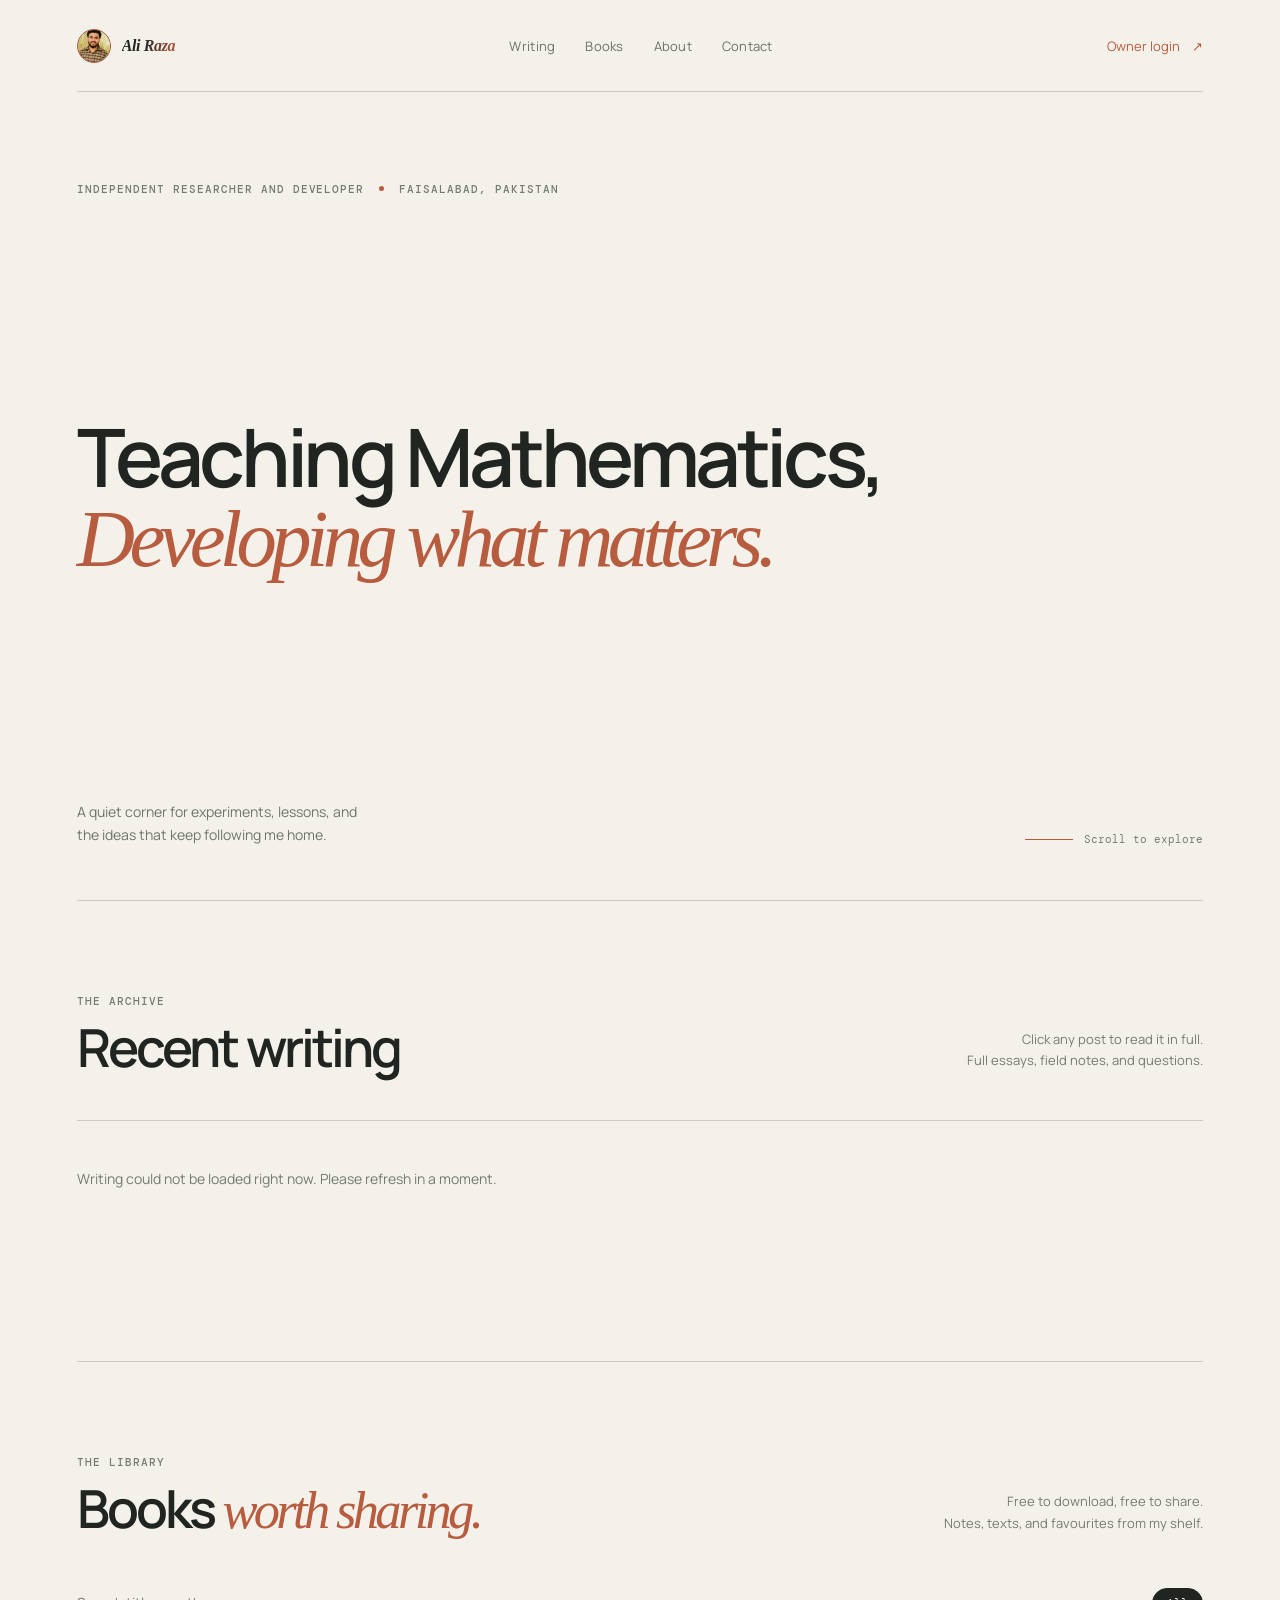
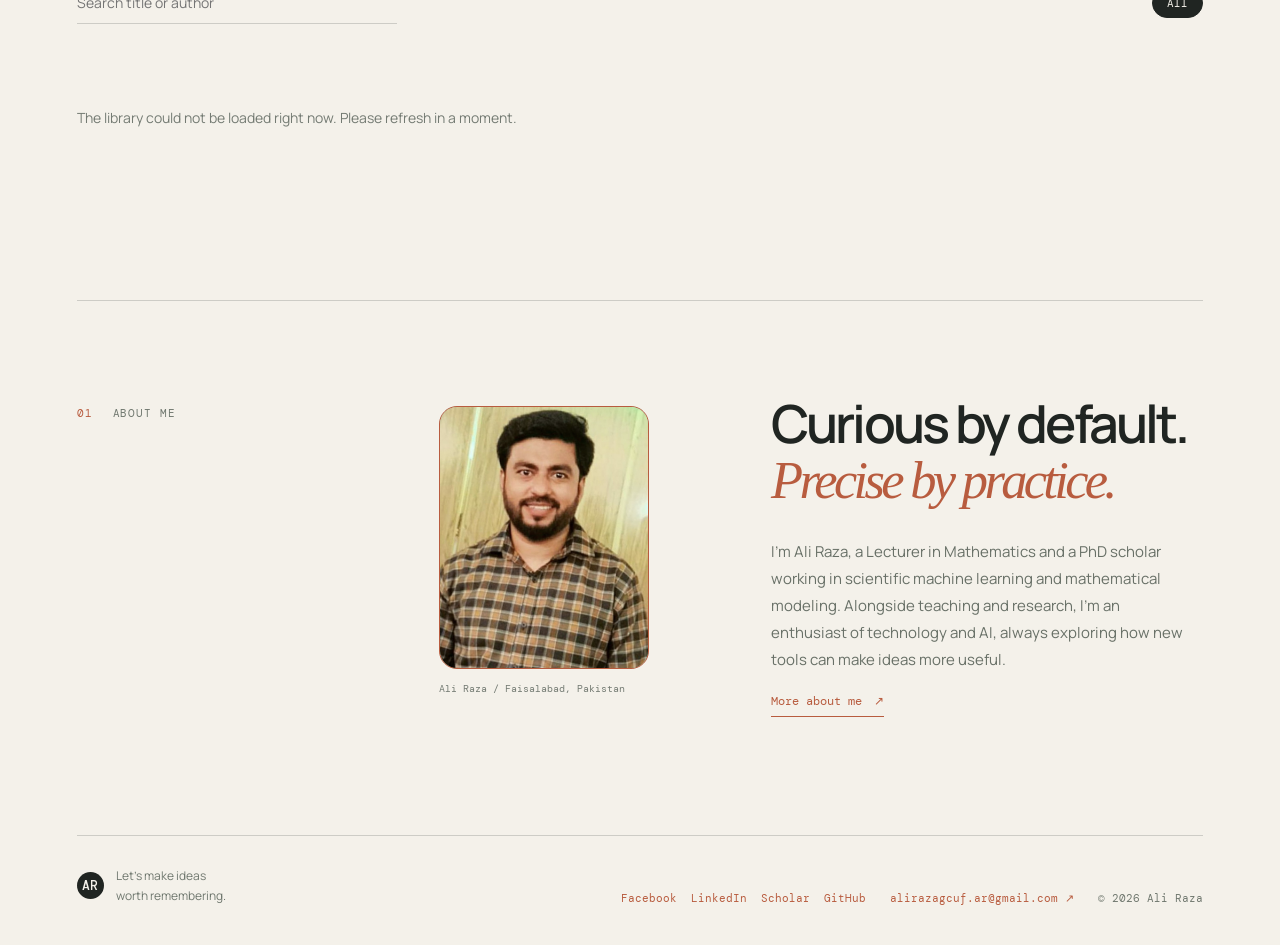
<file: index.html>
<!doctype html>
<html lang="en">
<head>
  <meta charset="UTF-8" />
  <meta name="viewport" content="width=device-width, initial-scale=1.0" />
  <meta name="description" content="Ali Raza's portfolio, research notes, and personal blog." />
  <title>Ali Raza / Notes from the edge</title>
  <link rel="canonical" href="https://alirazatech.me/" />
  <meta property="og:type" content="website" />
  <meta property="og:title" content="Ali Raza / Notes from the edge" />
  <meta property="og:description" content="Ali Raza's portfolio, research notes, and personal blog." />
  <meta property="og:url" content="https://alirazatech.me/" />
  <meta property="og:image" content="https://alirazatech.me/profile.jpeg" />
  <link rel="preconnect" href="https://fonts.googleapis.com" />
  <link rel="preconnect" href="https://fonts.gstatic.com" crossorigin />
  <link href="https://fonts.googleapis.com/css2?family=DM+Mono:wght@400;500&family=Manrope:wght@400;500;600;700&display=swap" rel="stylesheet" />
  <link rel="stylesheet" href="styles.css" />
</head>
<body>
  <div class="read-progress" id="read-progress" aria-hidden="true"></div>
  <div class="page-shell">
    <header class="site-header">
      <a class="wordmark" href="#top" aria-label="Ali Raza home"><span class="header-avatar"><img src="profile.jpeg" alt="" /></span><span class="wordmark-name">Ali Raza</span></a>
      <nav class="site-nav" aria-label="Main navigation">
        <a href="#writing">Writing</a>
        <a href="#books">Books</a>
        <a href="#about">About</a>
        <a href="#contact">Contact</a>
      </nav>
      <button class="header-link auth-button" id="auth-button" type="button"><span>Owner login</span><span aria-hidden="true">↗</span></button>
    </header>

    <main id="top">
      <section class="intro" aria-labelledby="intro-title">
        <p class="eyebrow">Independent researcher and developer <span class="dot"></span> Faisalabad, Pakistan</p>
        <h1 id="intro-title">Teaching Mathematics,<br /><em>Developing what matters.</em></h1>
        <div class="intro-bottom">
          <p class="intro-copy">A quiet corner for experiments, lessons, and the ideas that keep following me home.</p>
          <a class="scroll-cue" href="#writing"><span class="scroll-line"></span>Scroll to explore</a>
        </div>
      </section>

      <section class="writing-section" id="writing" aria-labelledby="writing-title">
        <div class="section-heading">
          <div>
            <p class="eyebrow">The archive</p>
            <h2 id="writing-title">Recent writing</h2>
          </div>
          <p class="section-note">Click any post to read it in full.<br />Full essays, field notes, and questions.</p>
        </div>
        <div class="post-list" id="post-list" aria-live="polite"></div>
      </section>

      <section class="books-section" id="books" aria-labelledby="books-title">
        <div class="section-heading">
          <div>
            <p class="eyebrow">The library</p>
            <h2 id="books-title">Books <em>worth sharing.</em></h2>
          </div>
          <p class="section-note">Free to download, free to share.<br />Notes, texts, and favourites from my shelf.</p>
        </div>

        <form class="book-upload" id="book-upload" autocomplete="off">
          <div class="upload-head"><p class="eyebrow">Owner only</p><h3 id="upload-heading">Add a book to the shelf</h3></div>
          <label class="dropzone" id="dropzone" for="book-file">
            <input id="book-file" type="file" accept=".pdf,.epub,.mobi,.azw3,.djvu,.doc,.docx,.txt,.zip" hidden />
            <span class="dropzone-icon" aria-hidden="true">↑</span>
            <span class="dropzone-title" id="dropzone-title">Drop a book here, or click to choose</span>
            <span class="dropzone-sub" id="dropzone-sub">PDF, EPUB, MOBI, AZW3, DJVU, DOC, TXT or ZIP &middot; up to 50 MB</span>
          </label>
          <div class="upload-fields">
            <div><label for="book-title">Title</label><input id="book-title" type="text" required maxlength="140" placeholder="Book title" /></div>
            <div><label for="book-author">Author</label><input id="book-author" type="text" maxlength="100" placeholder="Author name" /></div>
            <div><label for="book-category">Category</label><input id="book-category" type="text" maxlength="40" list="book-categories" placeholder="e.g. Mathematics" /><datalist id="book-categories"></datalist></div>
            <div><label for="book-cover">Cover image <span>(optional)</span></label><input id="book-cover" type="file" accept="image/*" /></div>
            <div class="wide"><label for="book-description">Short description <span>(optional)</span></label><textarea id="book-description" rows="2" maxlength="300" placeholder="Why is this worth reading?"></textarea></div>
          </div>
          <div class="upload-progress" id="upload-progress" hidden><div class="upload-bar" id="upload-bar"></div></div>
          <div class="form-footer"><span id="book-status" role="status"></span><div class="form-actions"><button class="secondary-button" id="book-cancel" type="button" hidden>Cancel</button><button id="book-submit" type="submit">Upload book <span aria-hidden="true">↗</span></button></div></div>
        </form>

        <div class="book-toolbar">
          <input class="book-search" id="book-search" type="search" placeholder="Search title or author" aria-label="Search books" />
          <div class="book-chips" id="book-chips" role="group" aria-label="Filter by category"></div>
        </div>
        <div class="book-grid" id="book-grid" aria-live="polite"></div>
      </section>

      <article class="article-view" id="article-view" aria-live="polite"></article>

      <section class="about-section" id="about" aria-labelledby="about-title">
        <div class="about-label"><span class="section-number">01</span><span>About me</span></div>
        <div class="about-photo">
          <div class="portrait-frame"><img src="profile.jpeg" alt="Portrait of Ali Raza" /></div>
          <p>Ali Raza / Faisalabad, Pakistan</p>
        </div>
        <div class="about-content">
          <h2 id="about-title">Curious by default.<br /><em>Precise by practice.</em></h2>
          <p>I’m Ali Raza, a Lecturer in Mathematics and a PhD scholar working in scientific machine learning and mathematical modeling. Alongside teaching and research, I’m an enthusiast of technology and AI, always exploring how new tools can make ideas more useful.</p>
          <a class="text-link" href="#contact">More about me <span aria-hidden="true">↗</span></a>
        </div>
      </section>

      <section class="write-section" id="write" aria-labelledby="write-title">
        <div class="write-copy">
          <p class="eyebrow">Your little publishing desk</p>
          <h2 id="write-title">Put a thought<br /><em>somewhere real.</em></h2>
          <p>Write and manage full posts here. Everything stays in this browser, ready for you to shape into something bigger.</p>
        </div>
        <form class="post-form" id="post-form">
          <label for="post-title">Title</label>
          <input id="post-title" name="title" type="text" placeholder="A title worth keeping" required maxlength="100" />
          <label for="post-excerpt">Short introduction <span>(optional)</span></label>
          <textarea id="post-excerpt" name="excerpt" rows="3" placeholder="A short introduction for the archive" maxlength="240"></textarea>
          <label for="post-content">Full blog</label>
          <div class="editor-toolbar" aria-label="Writing tools">
            <button type="button" data-markdown="&#10;&#10;## Heading&#10;&#10;" title="Heading">H</button>
            <button type="button" data-markdown="**text**" title="Bold">B</button>
            <button type="button" data-markdown="*text*" title="Italic"><em>I</em></button>
            <button type="button" data-markdown="[text](https://example.com)" title="Add link">Link</button>
            <button type="button" data-markdown="![alt text](https://example.com/image.jpg)" title="Add image">Image</button>
            <button type="button" data-markdown="`code`" title="Inline code">Code</button>
            <button type="button" data-markdown="&#10;&#10;> Quote&#10;&#10;" title="Quote">Quote</button>
            <button type="button" data-markdown="&#10;&#10;- First point&#10;- Second point&#10;&#10;" title="Bulleted list">List</button>
            <button type="button" data-markdown="[color]text[/color]" title="Accent color">Color</button>
          </div>
          <textarea id="post-content" name="content" rows="12" placeholder="Write your full blog here. Use a blank line between paragraphs, ## for headings, > for quotes, - for lists." required></textarea>
          <div class="editor-meta"><span id="word-count">0 words</span><span>Saved in this browser</span></div>
          <div class="form-footer"><span id="form-status" role="status"></span><div class="form-actions"><button class="secondary-button" id="cancel-edit" type="button" hidden>Cancel</button><button id="form-submit" type="submit">Publish post <span aria-hidden="true">↗</span></button></div></div>
        </form>
      </section>
    </main>

    <dialog class="login-dialog" id="login-dialog">
      <form class="login-form" id="login-form" method="dialog">
        <button class="dialog-close" id="close-login" type="button" aria-label="Close login">×</button>
        <p class="eyebrow">Private workspace</p>
        <h2>Welcome back,<br /><em>Ali.</em></h2>
        <p>Sign in to write, edit, and manage your archive.</p>
        <label for="login-email">Email</label>
        <input id="login-email" type="email" autocomplete="email" required value="alirazagcuf.ar@gmail.com" />
        <label for="login-password">Password</label>
        <div class="password-field">
          <input id="login-password" type="password" autocomplete="current-password" required />
          <button class="password-toggle" id="toggle-password" type="button" aria-label="Show password" aria-pressed="false">Show</button>
        </div>
        <button class="login-submit" type="submit">Sign in <span aria-hidden="true">↗</span></button>
        <span id="login-status" role="status"></span>
      </form>
    </dialog>

    <footer class="site-footer" id="contact">
      <div><span class="footer-mark">AR</span><span>Let’s make ideas<br />worth remembering.</span></div>
      <div class="footer-right">
        <div class="social-links" aria-label="Social links">
          <a href="#" aria-label="Facebook placeholder">Facebook</a>
          <a href="https://www.linkedin.com/in/ali-raza-a0154543a/" target="_blank" rel="noopener me" aria-label="Ali Raza on LinkedIn">LinkedIn</a>
          <a href="https://scholar.google.com/citations?user=VlqCxV4AAAAJ&amp;hl=en" target="_blank" rel="noopener me" aria-label="Ali Raza on Google Scholar">Scholar</a>
          <a href="https://github.com/Ali-raza-5005" target="_blank" rel="noopener me" aria-label="Ali Raza on GitHub">GitHub</a>
        </div>
        <a href="mailto:alirazagcuf.ar@gmail.com">alirazagcuf.ar@gmail.com ↗</a>
        <span>© 2026 Ali Raza</span>
      </div>
    </footer>
  </div>
  <script src="supabase.min.js"></script>
  <script src="supabase-config.js"></script>
  <script src="script.js"></script>
  <script src="books.js"></script>
  <script data-goatcounter="https://alirazatech.goatcounter.com/count"
          data-goatcounter-settings='{"no_onload": true}'
          async src="//gc.zgo.at/count.js"></script>
</body>
</html>
</file>
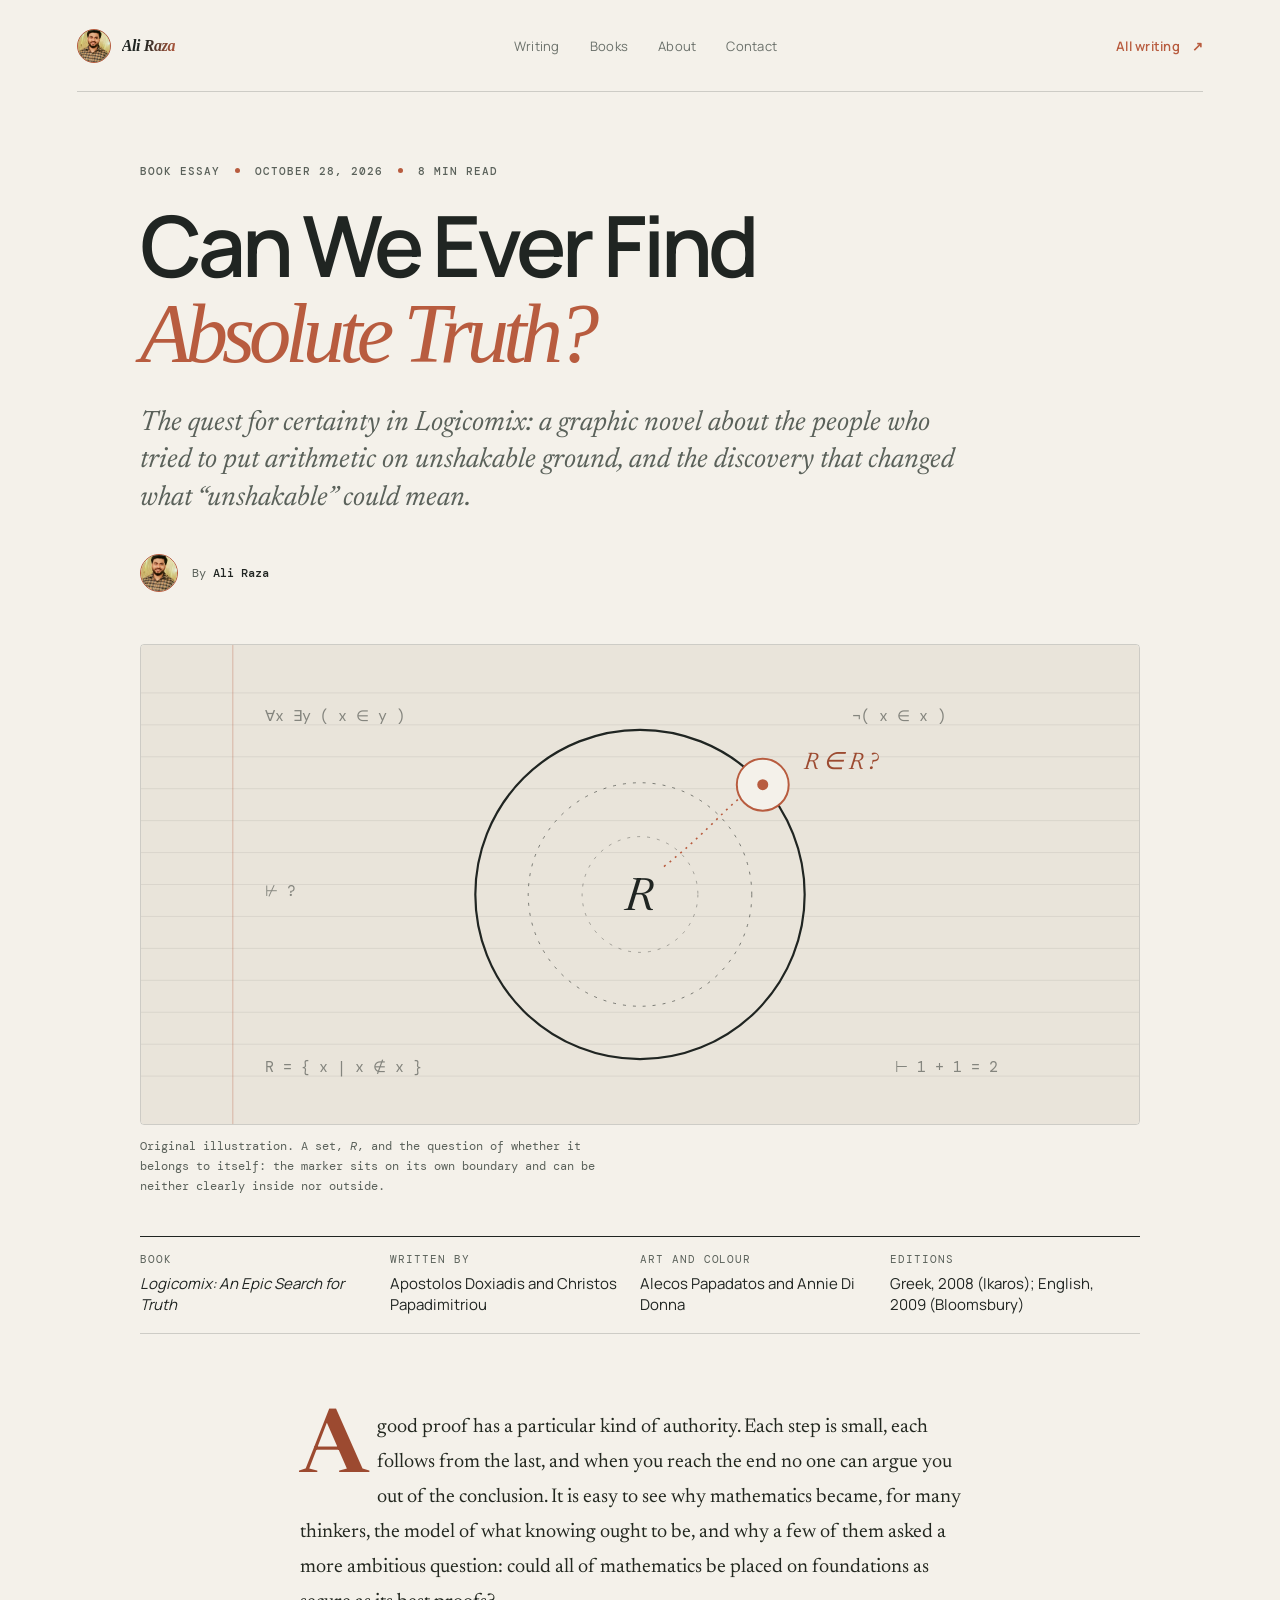
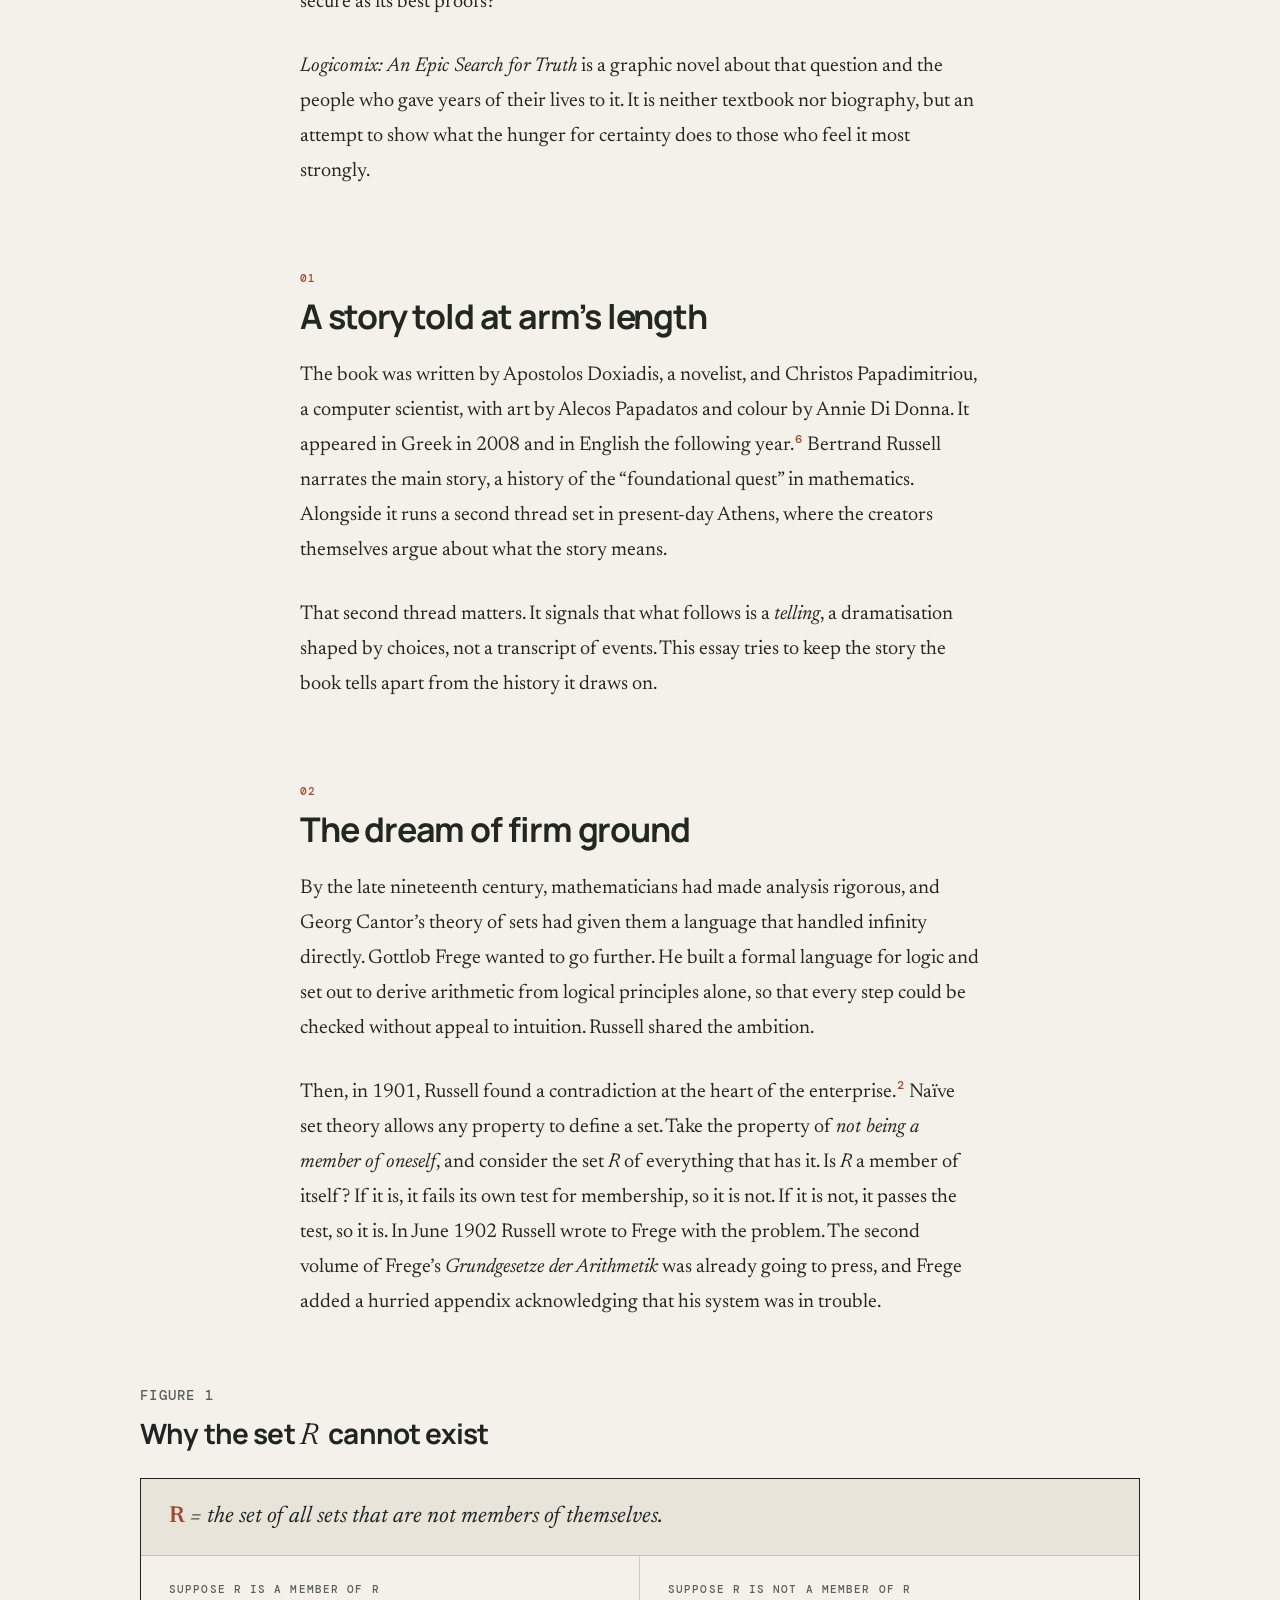
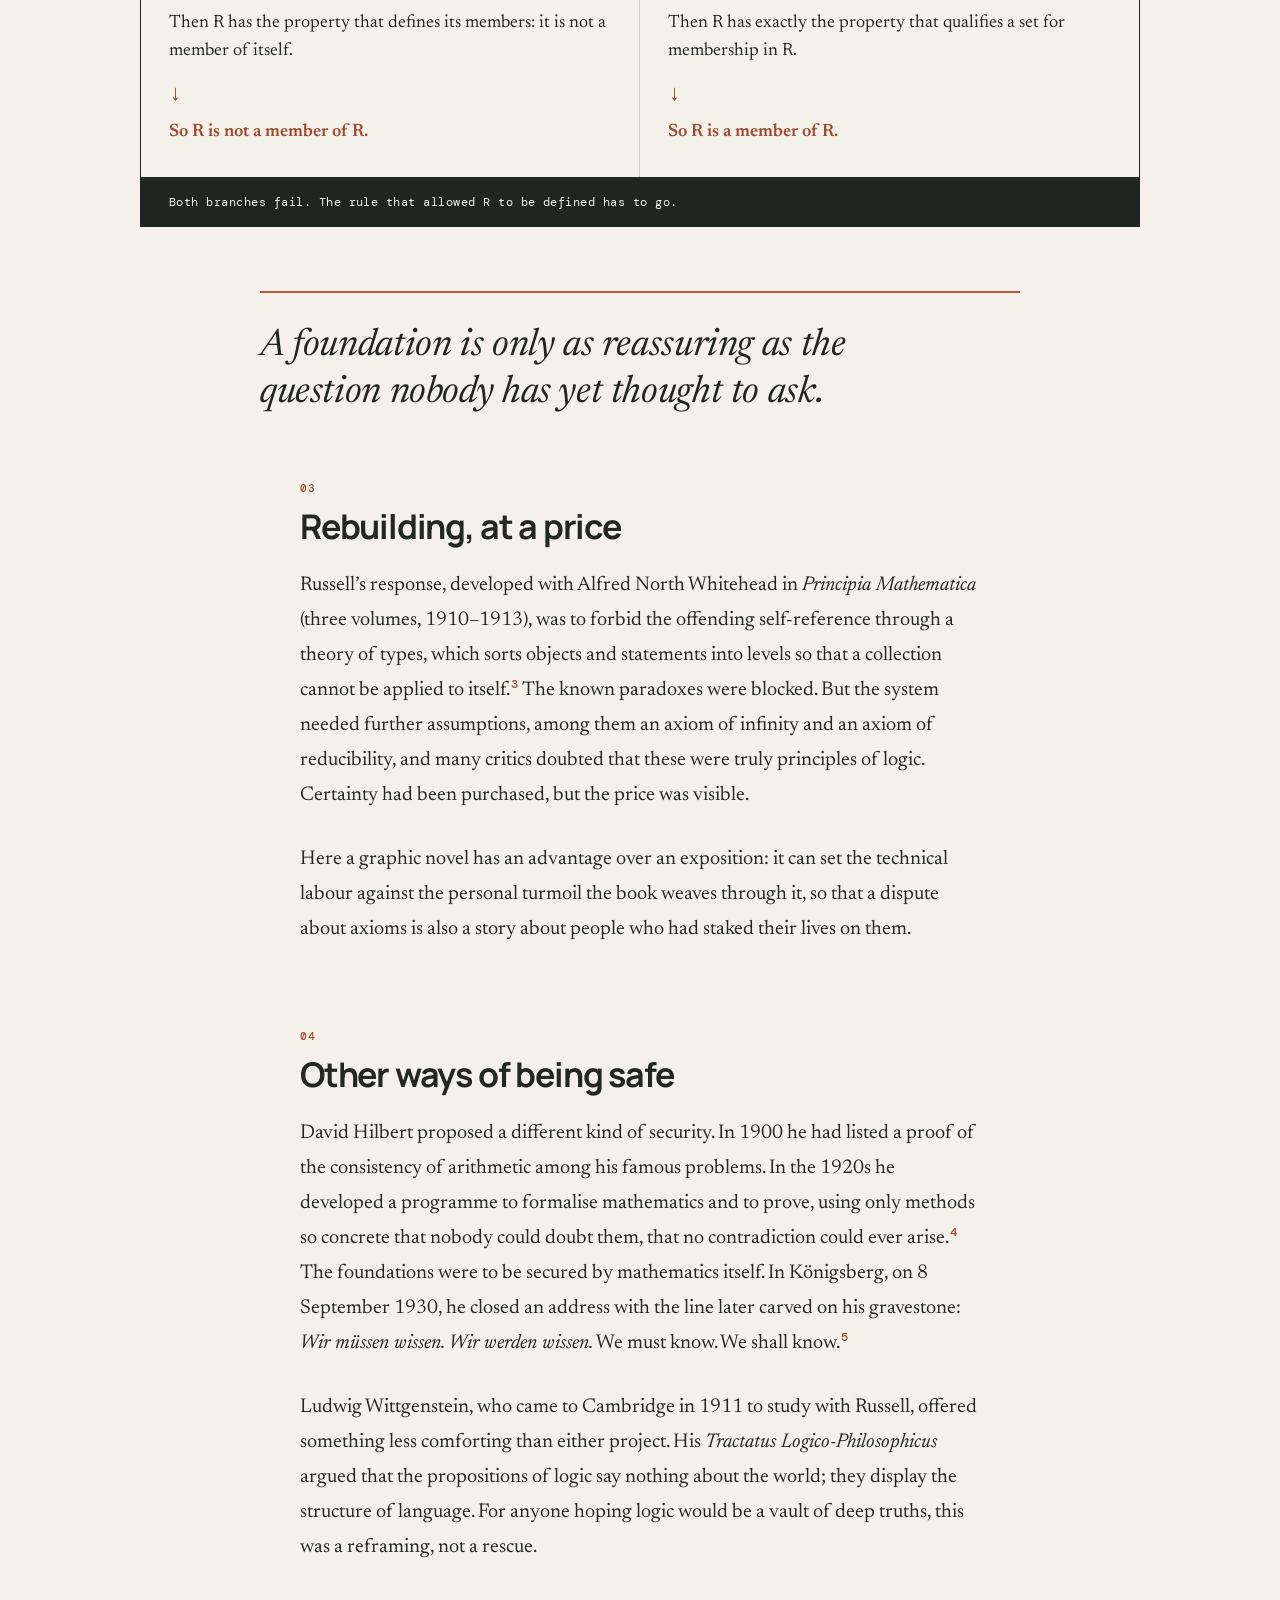
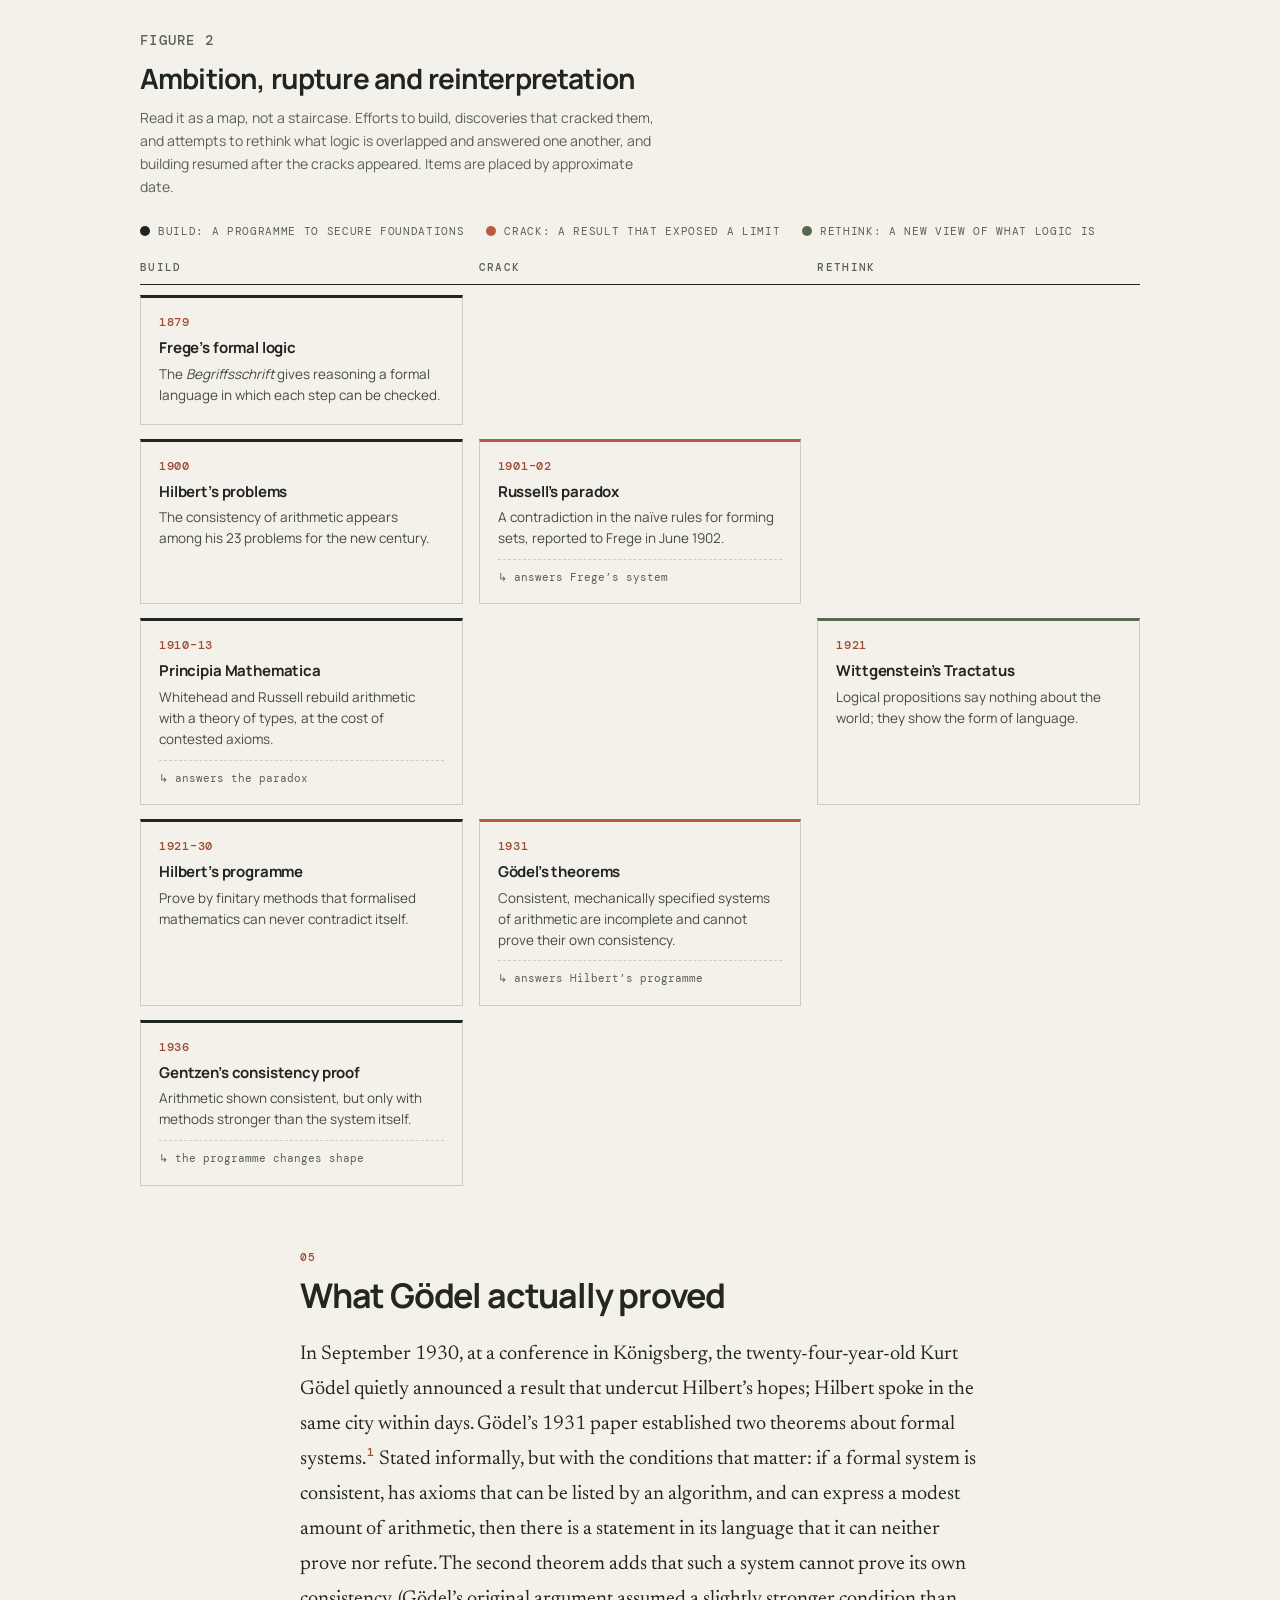
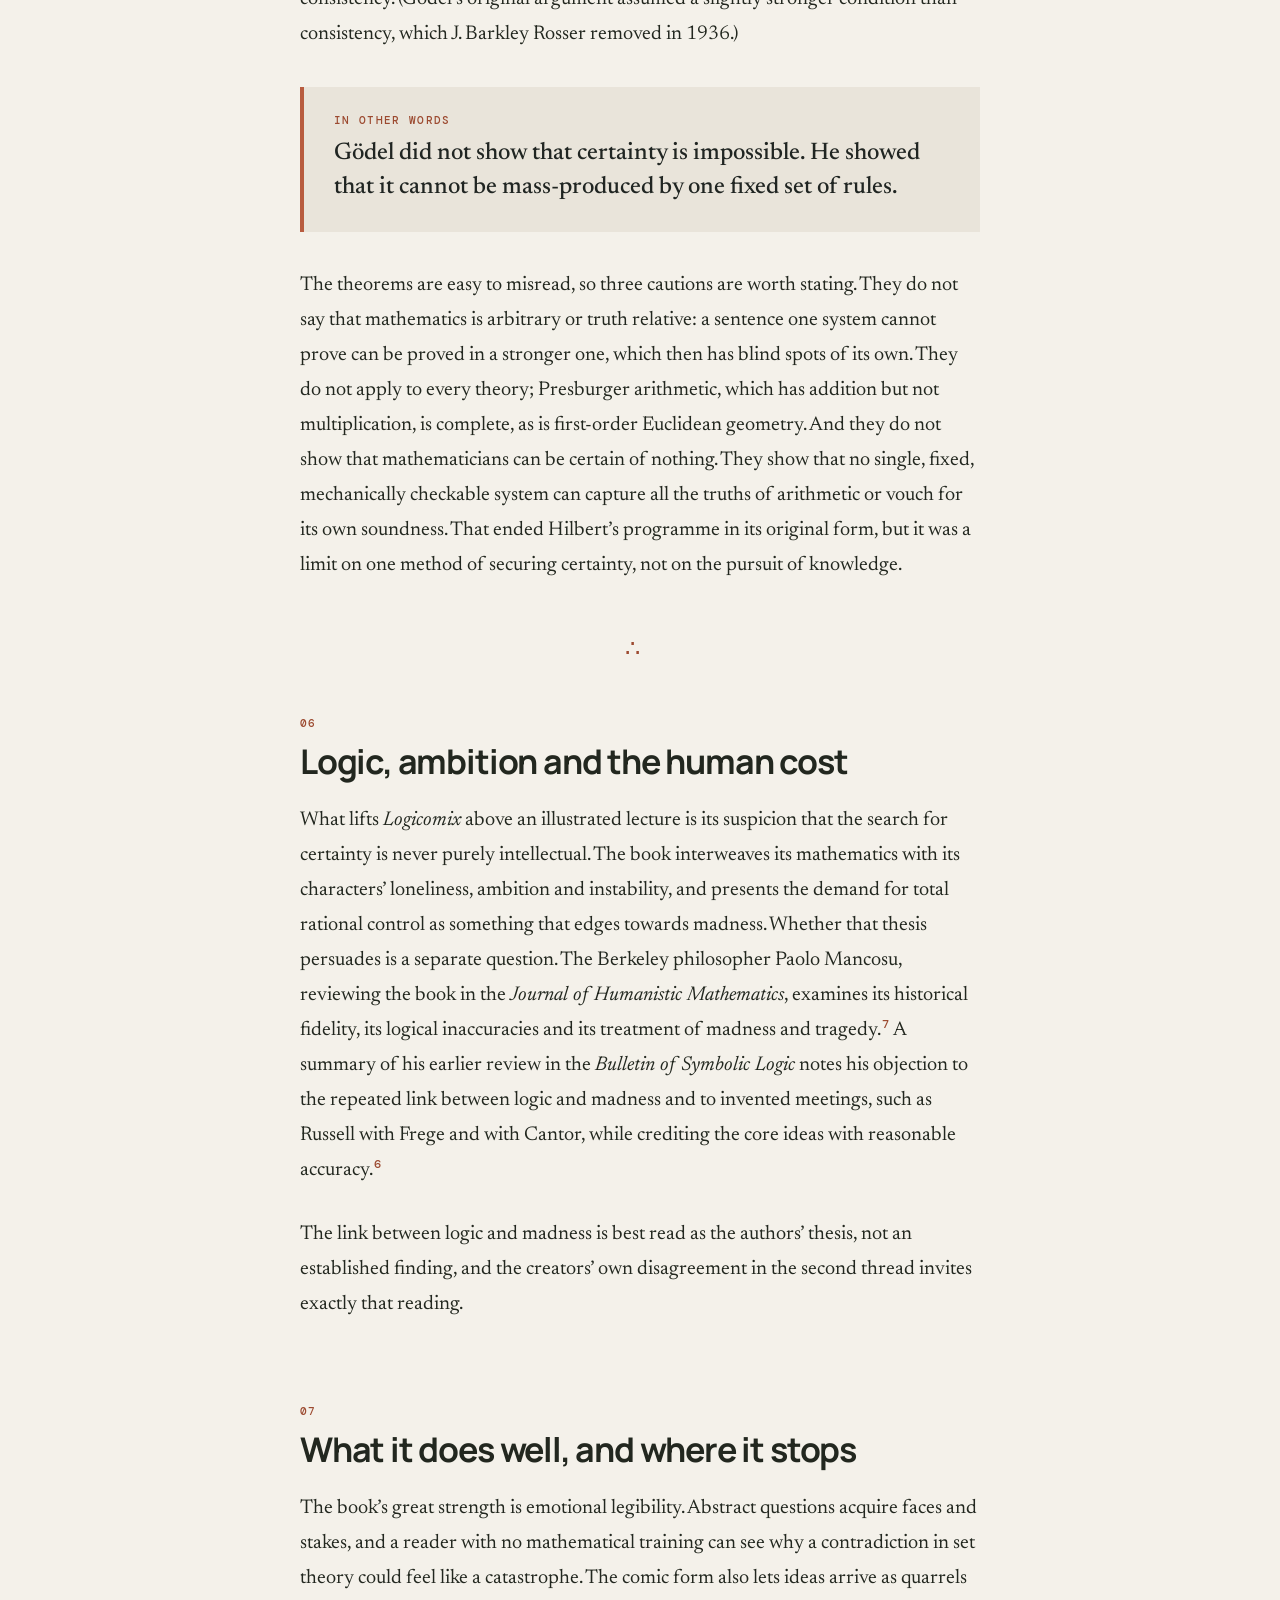
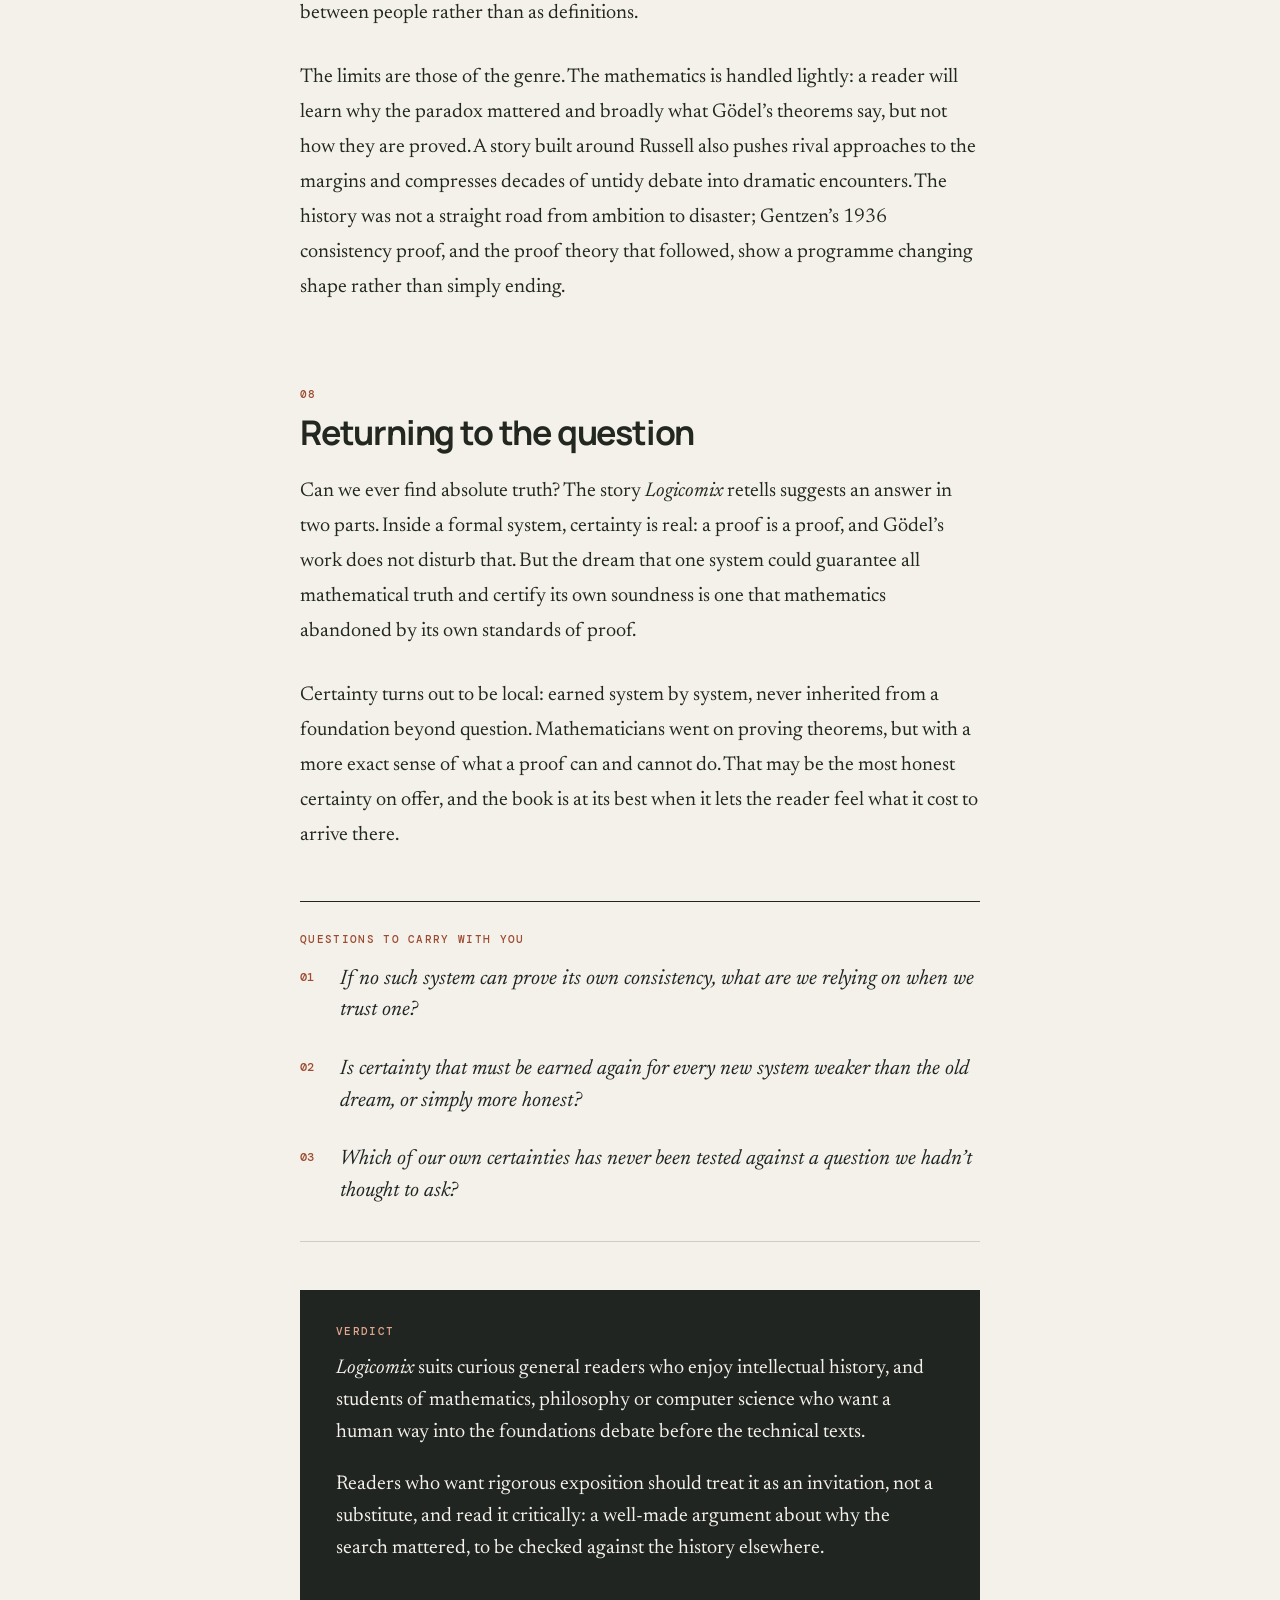
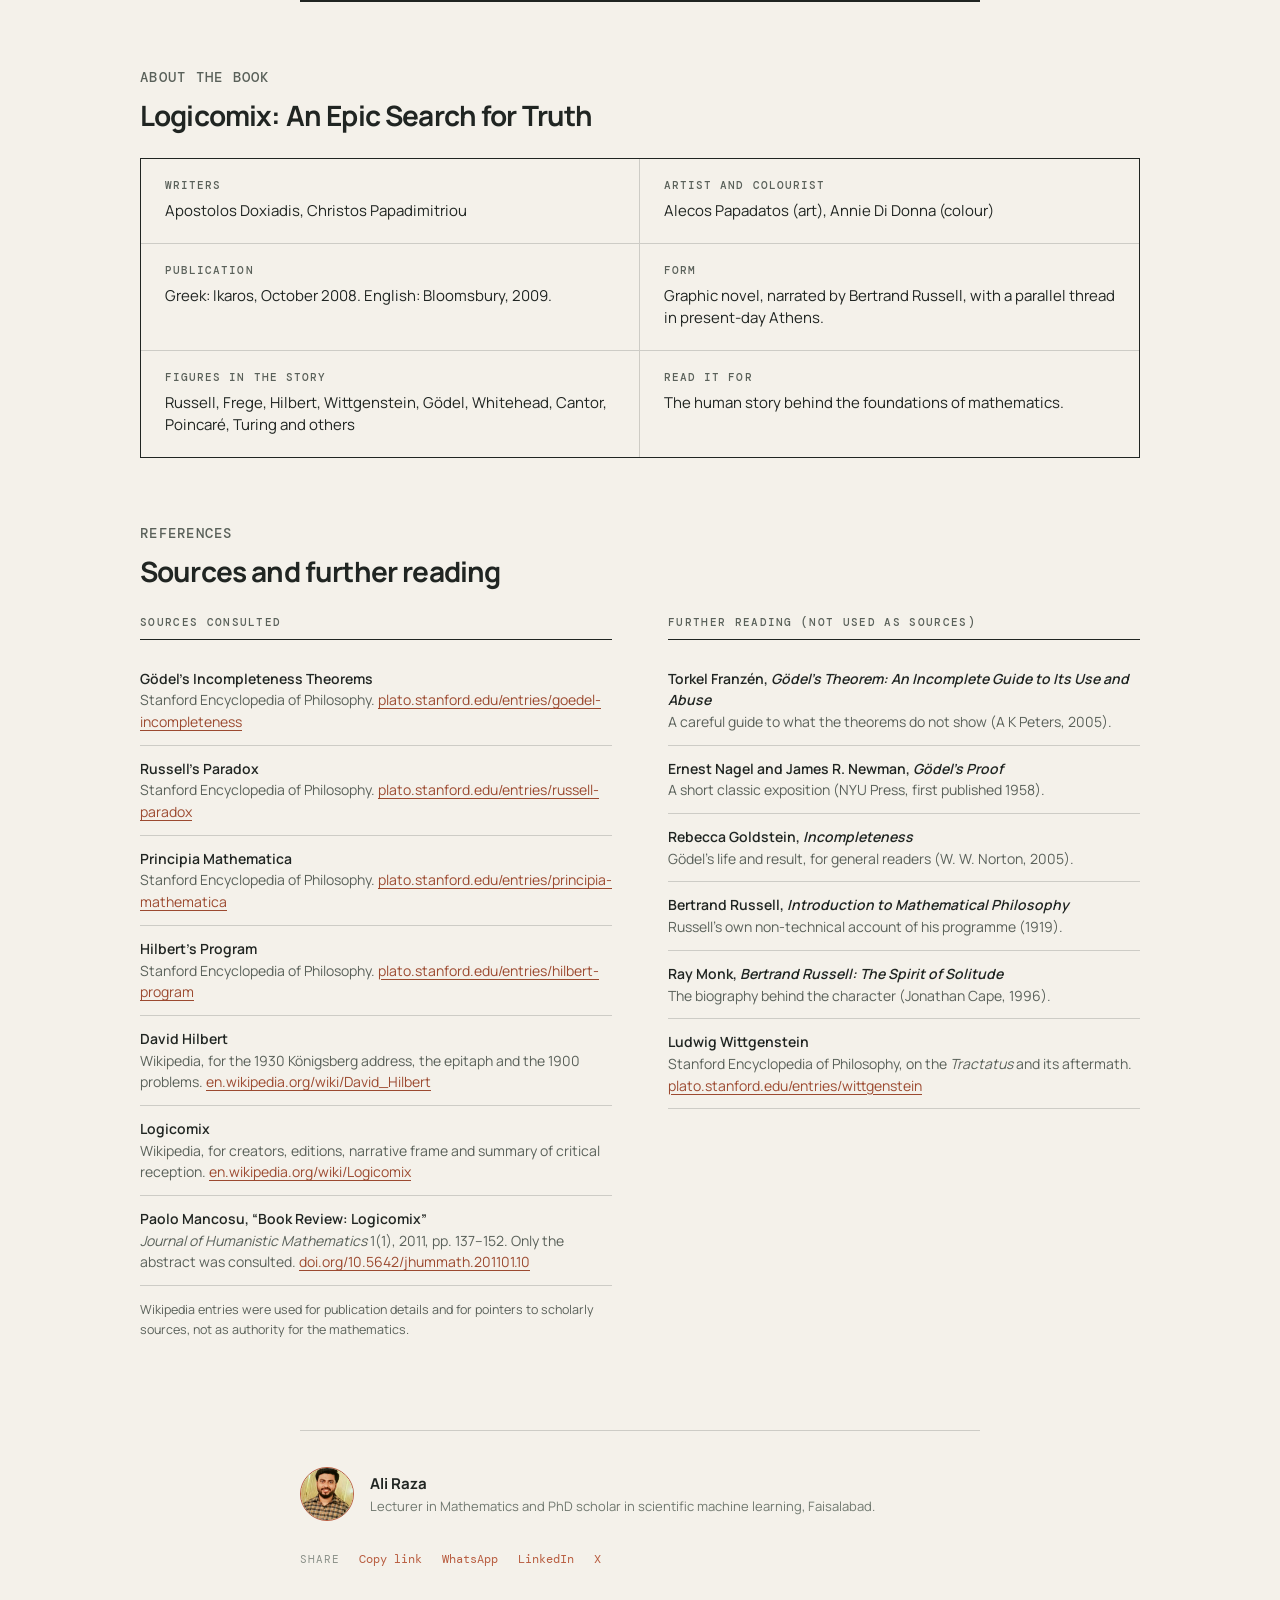
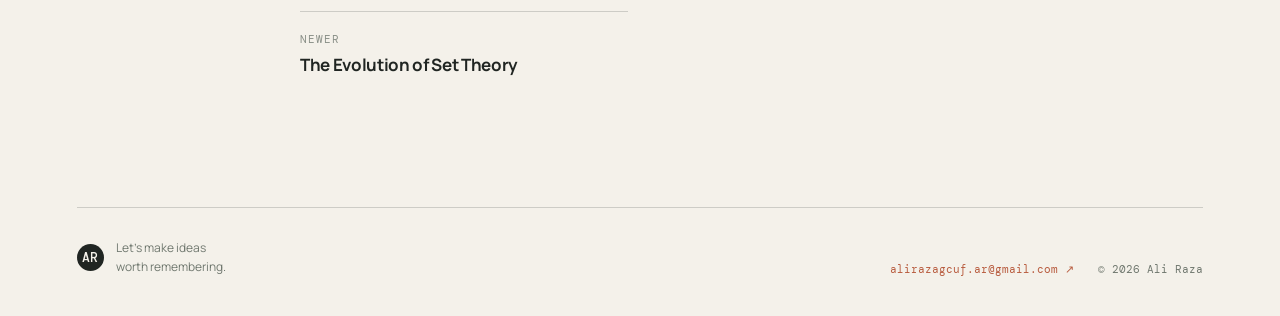
<file: writing/logicomix-search-for-truth/index.html>
<!doctype html>
<html lang="en">
<head>
  <meta charset="UTF-8" />
  <meta name="viewport" content="width=device-width, initial-scale=1.0" />
  <title>Can We Ever Find Absolute Truth? The Quest for Certainty in Logicomix | Ali Raza</title>
  <meta name="description" content="An essay on Logicomix: how the search for unshakable foundations in mathematics led from Frege and Russell to Hilbert and Gödel, and what the story says about certainty." />
  <meta name="author" content="Ali Raza" />
  <link rel="canonical" href="https://alirazatech.me/writing/logicomix-search-for-truth/" />
  <meta property="og:type" content="article" />
  <meta property="og:site_name" content="Ali Raza" />
  <meta property="og:title" content="Can We Ever Find Absolute Truth? The Quest for Certainty in Logicomix" />
  <meta property="og:description" content="How the search for unshakable foundations in mathematics led from Frege and Russell to Hilbert and Gödel, and what the story says about certainty." />
  <meta property="og:url" content="https://alirazatech.me/writing/logicomix-search-for-truth/" />
  <meta property="og:image" content="https://alirazatech.me/writing/logicomix-search-for-truth/og.png" />
  <meta property="og:image:width" content="1200" />
  <meta property="og:image:height" content="630" />
  <meta property="og:image:alt" content="A large circle labelled R with a small marker sitting exactly on its boundary, beside the title of the essay." />
  <meta property="article:published_time" content="2026-10-28" />
  <meta property="article:author" content="Ali Raza" />
  <meta name="twitter:card" content="summary_large_image" />
  <meta name="twitter:title" content="Can We Ever Find Absolute Truth? The Quest for Certainty in Logicomix" />
  <meta name="twitter:description" content="How the search for unshakable foundations in mathematics led from Frege and Russell to Hilbert and Gödel, and what the story says about certainty." />
  <meta name="twitter:image" content="https://alirazatech.me/writing/logicomix-search-for-truth/og.png" />
  <script type="application/ld+json">
  {
    "@context": "https://schema.org",
    "@type": "Article",
    "headline": "Can We Ever Find Absolute Truth? The Quest for Certainty in Logicomix",
    "description": "An essay on Logicomix and the search for firm foundations in mathematics.",
    "datePublished": "2026-10-28",
    "inLanguage": "en",
    "author": { "@type": "Person", "name": "Ali Raza", "url": "https://alirazatech.me/" },
    "image": "https://alirazatech.me/writing/logicomix-search-for-truth/og.png",
    "mainEntityOfPage": "https://alirazatech.me/writing/logicomix-search-for-truth/",
    "about": {
      "@type": "Book",
      "name": "Logicomix: An Epic Search for Truth",
      "author": [
        { "@type": "Person", "name": "Apostolos Doxiadis" },
        { "@type": "Person", "name": "Christos Papadimitriou" }
      ]
    }
  }
  </script>
  <link rel="preconnect" href="https://fonts.googleapis.com" />
  <link rel="preconnect" href="https://fonts.gstatic.com" crossorigin />
  <link href="https://fonts.googleapis.com/css2?family=DM+Mono:wght@400;500&family=Manrope:wght@400;500;600;700&family=Newsreader:ital,opsz,wght@0,6..72,400;0,6..72,500;0,6..72,600;1,6..72,400;1,6..72,500&display=swap" rel="stylesheet" />
  <link rel="stylesheet" href="../../styles.css" />
  <link rel="stylesheet" href="../essay.css" />
</head>
<body>
  <a class="skip-link" href="#essay-article">Skip to the essay</a>
  <div class="read-progress" id="read-progress" aria-hidden="true"></div>
  <div class="page-shell">
    <header class="site-header">
      <a class="wordmark" href="../../" aria-label="Ali Raza home"><span class="header-avatar"><img src="../../profile.jpeg" alt="" /></span><span class="wordmark-name">Ali Raza</span></a>
      <nav class="site-nav" aria-label="Main navigation">
        <a href="../../#writing" aria-current="page">Writing</a>
        <a href="../../#books">Books</a>
        <a href="../../#about">About</a>
        <a href="../../#contact">Contact</a>
      </nav>
      <a class="header-link" href="../../#writing"><span>All writing</span><span aria-hidden="true">↗</span></a>
    </header>

    <main>
      <article class="essay" id="essay-article">
        <header class="essay-hero">
          <p class="eyebrow">Book essay <span class="dot"></span> <time datetime="2026-10-28">October 28, 2026</time> <span class="dot"></span> 8 min read</p>
          <h1>Can We Ever Find <em>Absolute Truth?</em></h1>
          <p class="essay-sub">The quest for certainty in <cite>Logicomix</cite>: a graphic novel about the people who tried to put arithmetic on unshakable ground, and the discovery that changed what “unshakable” could mean.</p>
          <div class="byline"><img src="../../profile.jpeg" alt="" /><span>By <strong>Ali Raza</strong></span></div>

          <figure class="essay-cover">
            <svg viewBox="0 0 1000 480" role="img" aria-labelledby="cover-title cover-desc" xmlns="http://www.w3.org/2000/svg">
              <title id="cover-title">A circle representing a set, with a small marker sitting exactly on its boundary</title>
              <desc id="cover-desc">An original illustration of Russell's paradox. A large ink-coloured circle stands for the set of all sets that are not members of themselves. A small rust-coloured ring sits on its edge, neither inside nor outside, beside the question: does the set belong to itself?</desc>
              <rect width="1000" height="480" fill="#e9e4da" />
              <g stroke="#202522" stroke-opacity=".08">
                <line x1="0" y1="48" x2="1000" y2="48" /><line x1="0" y1="80" x2="1000" y2="80" /><line x1="0" y1="112" x2="1000" y2="112" /><line x1="0" y1="144" x2="1000" y2="144" /><line x1="0" y1="176" x2="1000" y2="176" /><line x1="0" y1="208" x2="1000" y2="208" /><line x1="0" y1="240" x2="1000" y2="240" /><line x1="0" y1="272" x2="1000" y2="272" /><line x1="0" y1="304" x2="1000" y2="304" /><line x1="0" y1="336" x2="1000" y2="336" /><line x1="0" y1="368" x2="1000" y2="368" /><line x1="0" y1="400" x2="1000" y2="400" /><line x1="0" y1="432" x2="1000" y2="432" />
              </g>
              <line x1="92" y1="0" x2="92" y2="480" stroke="#b85c3f" stroke-opacity=".35" />
              <g font-family="DM Mono, monospace" font-size="15" fill="#202522" fill-opacity=".5">
                <text x="124" y="76">∀x ∃y ( x ∈ y )</text>
                <text x="712" y="76">¬( x ∈ x )</text>
                <text x="124" y="428">R = { x | x ∉ x }</text>
                <text x="756" y="428">⊢ 1 + 1 = 2</text>
                <text x="124" y="252">⊬ ?</text>
              </g>
              <circle cx="500" cy="250" r="165" fill="none" stroke="#202522" stroke-width="2.2" />
              <circle cx="500" cy="250" r="112" fill="none" stroke="#202522" stroke-opacity=".55" stroke-dasharray="3 7" />
              <circle cx="500" cy="250" r="58" fill="none" stroke="#202522" stroke-opacity=".35" stroke-dasharray="3 7" />
              <text x="500" y="266" text-anchor="middle" font-family="Newsreader, Georgia, serif" font-style="italic" font-size="46" fill="#202522">R</text>
              <path d="M 524 222 C 562 192, 578 172, 599 154" fill="none" stroke="#b85c3f" stroke-width="1.6" stroke-dasharray="2 5" />
              <circle cx="623" cy="140" r="26" fill="#f4f1ea" stroke="#b85c3f" stroke-width="2" />
              <circle cx="623" cy="140" r="5.5" fill="#b85c3f" />
              <text x="664" y="124" font-family="Newsreader, Georgia, serif" font-style="italic" font-size="24" fill="#9c4a30">R ∈ R ?</text>
            </svg>
            <figcaption>Original illustration. A set, <em>R</em>, and the question of whether it belongs to itself: the marker sits on its own boundary and can be neither clearly inside nor outside.</figcaption>
          </figure>

          <dl class="book-strip" aria-label="Book information">
            <div><dt>Book</dt><dd><cite>Logicomix: An Epic Search for Truth</cite></dd></div>
            <div><dt>Written by</dt><dd>Apostolos Doxiadis and Christos Papadimitriou</dd></div>
            <div><dt>Art and colour</dt><dd>Alecos Papadatos and Annie Di Donna</dd></div>
            <div><dt>Editions</dt><dd>Greek, 2008 (Ikaros); English, 2009 (Bloomsbury)</dd></div>
          </dl>
        </header>

        <div class="prose">
          <p class="opening">A good proof has a particular kind of authority. Each step is small, each follows from the last, and when you reach the end no one can argue you out of the conclusion. It is easy to see why mathematics became, for many thinkers, the model of what knowing ought to be, and why a few of them asked a more ambitious question: could all of mathematics be placed on foundations as secure as its best proofs?</p>
          <p><cite>Logicomix: An Epic Search for Truth</cite> is a graphic novel about that question and the people who gave years of their lives to it. It is neither textbook nor biography, but an attempt to show what the hunger for certainty does to those who feel it most strongly.</p>

          <h2>A story told at arm’s length</h2>
          <p>The book was written by Apostolos Doxiadis, a novelist, and Christos Papadimitriou, a computer scientist, with art by Alecos Papadatos and colour by Annie Di Donna. It appeared in Greek in 2008 and in English the following year.<sup><a href="#src-6" id="ref-6">6</a></sup> Bertrand Russell narrates the main story, a history of the “foundational quest” in mathematics. Alongside it runs a second thread set in present-day Athens, where the creators themselves argue about what the story means.</p>
          <p>That second thread matters. It signals that what follows is a <em>telling</em>, a dramatisation shaped by choices, not a transcript of events. This essay tries to keep the story the book tells apart from the history it draws on.</p>

          <h2>The dream of firm ground</h2>
          <p>By the late nineteenth century, mathematicians had made analysis rigorous, and Georg Cantor’s theory of sets had given them a language that handled infinity directly. Gottlob Frege wanted to go further. He built a formal language for logic and set out to derive arithmetic from logical principles alone, so that every step could be checked without appeal to intuition. Russell shared the ambition.</p>
          <p>Then, in 1901, Russell found a contradiction at the heart of the enterprise.<sup><a href="#src-2" id="ref-2">2</a></sup> Naïve set theory allows any property to define a set. Take the property of <em>not being a member of oneself</em>, and consider the set <em>R</em> of everything that has it. Is <em>R</em> a member of itself? If it is, it fails its own test for membership, so it is not. If it is not, it passes the test, so it is. In June 1902 Russell wrote to Frege with the problem. The second volume of Frege’s <em>Grundgesetze der Arithmetik</em> was already going to press, and Frege added a hurried appendix acknowledging that his system was in trouble.</p>
        </div>

        <figure class="wide" aria-labelledby="paradox-title">
          <div class="fig-head">
            <p class="eyebrow">Figure 1</p>
            <h3 id="paradox-title">Why the set <em>R</em> cannot exist</h3>
          </div>
          <div class="paradox">
            <p class="definition"><strong>R</strong> = the set of all sets that are <em>not</em> members of themselves.</p>
            <div class="case">
              <span class="label">Suppose R is a member of R</span>
              <p>Then R has the property that defines its members: it is not a member of itself.</p>
              <span class="arrow" aria-hidden="true">↓</span>
              <p class="result">So R is not a member of R.</p>
            </div>
            <div class="case">
              <span class="label">Suppose R is not a member of R</span>
              <p>Then R has exactly the property that qualifies a set for membership in R.</p>
              <span class="arrow" aria-hidden="true">↓</span>
              <p class="result">So R is a member of R.</p>
            </div>
            <p class="verdict-line">Both branches fail. The rule that allowed R to be defined has to go.</p>
          </div>
        </figure>

        <blockquote class="pull">
          <p>A foundation is only as reassuring as the question nobody has yet thought to ask.</p>
        </blockquote>

        <div class="prose">
          <h2>Rebuilding, at a price</h2>
          <p>Russell’s response, developed with Alfred North Whitehead in <em>Principia Mathematica</em> (three volumes, 1910–1913), was to forbid the offending self-reference through a theory of types, which sorts objects and statements into levels so that a collection cannot be applied to itself.<sup><a href="#src-3" id="ref-3">3</a></sup> The known paradoxes were blocked. But the system needed further assumptions, among them an axiom of infinity and an axiom of reducibility, and many critics doubted that these were truly principles of logic. Certainty had been purchased, but the price was visible.</p>
          <p>Here a graphic novel has an advantage over an exposition: it can set the technical labour against the personal turmoil the book weaves through it, so that a dispute about axioms is also a story about people who had staked their lives on them.</p>

          <h2>Other ways of being safe</h2>
          <p>David Hilbert proposed a different kind of security. In 1900 he had listed a proof of the consistency of arithmetic among his famous problems. In the 1920s he developed a programme to formalise mathematics and to prove, using only methods so concrete that nobody could doubt them, that no contradiction could ever arise.<sup><a href="#src-4" id="ref-4">4</a></sup> The foundations were to be secured by mathematics itself. In Königsberg, on 8 September 1930, he closed an address with the line later carved on his gravestone: <em>Wir müssen wissen. Wir werden wissen.</em> We must know. We shall know.<sup><a href="#src-5" id="ref-5">5</a></sup></p>
          <p>Ludwig Wittgenstein, who came to Cambridge in 1911 to study with Russell, offered something less comforting than either project. His <em>Tractatus Logico-Philosophicus</em> argued that the propositions of logic say nothing about the world; they display the structure of language. For anyone hoping logic would be a vault of deep truths, this was a reframing, not a rescue.</p>
        </div>

        <figure class="wide" aria-labelledby="map-title">
          <div class="fig-head">
            <p class="eyebrow">Figure 2</p>
            <h3 id="map-title">Ambition, rupture and reinterpretation</h3>
            <p>Read it as a map, not a staircase. Efforts to build, discoveries that cracked them, and attempts to rethink what logic is overlapped and answered one another, and building resumed after the cracks appeared. Items are placed by approximate date.</p>
          </div>
          <ul class="map-legend" aria-label="Legend">
            <li><i style="background:#202522"></i>Build: a programme to secure foundations</li>
            <li><i style="background:#b85c3f"></i>Crack: a result that exposed a limit</li>
            <li><i style="background:#55694f"></i>Rethink: a new view of what logic is</li>
          </ul>
          <div class="map-cols" aria-hidden="true"><span>Build</span><span>Crack</span><span>Rethink</span></div>
          <ol class="map-grid">
            <li class="ev build"><div class="ev-card"><span class="chip">Build</span><span class="ev-year">1879</span><strong>Frege’s formal logic</strong><p>The <em>Begriffsschrift</em> gives reasoning a formal language in which each step can be checked.</p></div></li>
            <li class="ev build"><div class="ev-card"><span class="chip">Build</span><span class="ev-year">1900</span><strong>Hilbert’s problems</strong><p>The consistency of arithmetic appears among his 23 problems for the new century.</p></div></li>
            <li class="ev crack"><div class="ev-card"><span class="chip">Crack</span><span class="ev-year">1901–02</span><strong>Russell’s paradox</strong><p>A contradiction in the naïve rules for forming sets, reported to Frege in June 1902.</p><p class="echo">↳ answers Frege’s system</p></div></li>
            <li class="ev build"><div class="ev-card"><span class="chip">Build</span><span class="ev-year">1910–13</span><strong>Principia Mathematica</strong><p>Whitehead and Russell rebuild arithmetic with a theory of types, at the cost of contested axioms.</p><p class="echo">↳ answers the paradox</p></div></li>
            <li class="ev rethink"><div class="ev-card"><span class="chip">Rethink</span><span class="ev-year">1921</span><strong>Wittgenstein’s Tractatus</strong><p>Logical propositions say nothing about the world; they show the form of language.</p></div></li>
            <li class="ev build"><div class="ev-card"><span class="chip">Build</span><span class="ev-year">1921–30</span><strong>Hilbert’s programme</strong><p>Prove by finitary methods that formalised mathematics can never contradict itself.</p></div></li>
            <li class="ev crack"><div class="ev-card"><span class="chip">Crack</span><span class="ev-year">1931</span><strong>Gödel’s theorems</strong><p>Consistent, mechanically specified systems of arithmetic are incomplete and cannot prove their own consistency.</p><p class="echo">↳ answers Hilbert’s programme</p></div></li>
            <li class="ev build"><div class="ev-card"><span class="chip">Build</span><span class="ev-year">1936</span><strong>Gentzen’s consistency proof</strong><p>Arithmetic shown consistent, but only with methods stronger than the system itself.</p><p class="echo">↳ the programme changes shape</p></div></li>
          </ol>
        </figure>

        <div class="prose">
          <h2>What Gödel actually proved</h2>
          <p>In September 1930, at a conference in Königsberg, the twenty-four-year-old Kurt Gödel quietly announced a result that undercut Hilbert’s hopes; Hilbert spoke in the same city within days. Gödel’s 1931 paper established two theorems about formal systems.<sup><a href="#src-1" id="ref-1">1</a></sup> Stated informally, but with the conditions that matter: if a formal system is consistent, has axioms that can be listed by an algorithm, and can express a modest amount of arithmetic, then there is a statement in its language that it can neither prove nor refute. The second theorem adds that such a system cannot prove its own consistency. (Gödel’s original argument assumed a slightly stronger condition than consistency, which J. Barkley Rosser removed in 1936.)</p>
        </div>

        <aside class="key-idea">
          <span class="label">In other words</span>
          <p>Gödel did not show that certainty is impossible. He showed that it cannot be mass-produced by one fixed set of rules.</p>
        </aside>

        <div class="prose">
          <p>The theorems are easy to misread, so three cautions are worth stating. They do not say that mathematics is arbitrary or truth relative: a sentence one system cannot prove can be proved in a stronger one, which then has blind spots of its own. They do not apply to every theory; Presburger arithmetic, which has addition but not multiplication, is complete, as is first-order Euclidean geometry. And they do not show that mathematicians can be certain of nothing. They show that no single, fixed, mechanically checkable system can capture all the truths of arithmetic or vouch for its own soundness. That ended Hilbert’s programme in its original form, but it was a limit on one method of securing certainty, not on the pursuit of knowledge.</p>
        </div>

        <div class="break" role="separator" aria-hidden="true">∴</div>

        <div class="prose">
          <h2>Logic, ambition and the human cost</h2>
          <p>What lifts <cite>Logicomix</cite> above an illustrated lecture is its suspicion that the search for certainty is never purely intellectual. The book interweaves its mathematics with its characters’ loneliness, ambition and instability, and presents the demand for total rational control as something that edges towards madness. Whether that thesis persuades is a separate question. The Berkeley philosopher Paolo Mancosu, reviewing the book in the <em>Journal of Humanistic Mathematics</em>, examines its historical fidelity, its logical inaccuracies and its treatment of madness and tragedy.<sup><a href="#src-7" id="ref-7">7</a></sup> A summary of his earlier review in the <em>Bulletin of Symbolic Logic</em> notes his objection to the repeated link between logic and madness and to invented meetings, such as Russell with Frege and with Cantor, while crediting the core ideas with reasonable accuracy.<sup><a href="#src-6" id="ref-6b">6</a></sup></p>
          <p>The link between logic and madness is best read as the authors’ thesis, not an established finding, and the creators’ own disagreement in the second thread invites exactly that reading.</p>

          <h2>What it does well, and where it stops</h2>
          <p>The book’s great strength is emotional legibility. Abstract questions acquire faces and stakes, and a reader with no mathematical training can see why a contradiction in set theory could feel like a catastrophe. The comic form also lets ideas arrive as quarrels between people rather than as definitions.</p>
          <p>The limits are those of the genre. The mathematics is handled lightly: a reader will learn why the paradox mattered and broadly what Gödel’s theorems say, but not how they are proved. A story built around Russell also pushes rival approaches to the margins and compresses decades of untidy debate into dramatic encounters. The history was not a straight road from ambition to disaster; Gentzen’s 1936 consistency proof, and the proof theory that followed, show a programme changing shape rather than simply ending.</p>

          <h2>Returning to the question</h2>
          <p>Can we ever find absolute truth? The story <cite>Logicomix</cite> retells suggests an answer in two parts. Inside a formal system, certainty is real: a proof is a proof, and Gödel’s work does not disturb that. But the dream that one system could guarantee all mathematical truth and certify its own soundness is one that mathematics abandoned by its own standards of proof.</p>
          <p>Certainty turns out to be local: earned system by system, never inherited from a foundation beyond question. Mathematicians went on proving theorems, but with a more exact sense of what a proof can and cannot do. That may be the most honest certainty on offer, and the book is at its best when it lets the reader feel what it cost to arrive there.</p>
        </div>

        <aside class="reflect" aria-labelledby="reflect-title">
          <h3 id="reflect-title">Questions to carry with you</h3>
          <ol>
            <li>If no such system can prove its own consistency, what are we relying on when we trust one?</li>
            <li>Is certainty that must be earned again for every new system weaker than the old dream, or simply more honest?</li>
            <li>Which of our own certainties has never been tested against a question we hadn’t thought to ask?</li>
          </ol>
        </aside>

        <aside class="verdict" aria-labelledby="verdict-title">
          <span class="label" id="verdict-title">Verdict</span>
          <p><cite>Logicomix</cite> suits curious general readers who enjoy intellectual history, and students of mathematics, philosophy or computer science who want a human way into the foundations debate before the technical texts.</p>
          <p>Readers who want rigorous exposition should treat it as an invitation, not a substitute, and read it critically: a well-made argument about why the search mattered, to be checked against the history elsewhere.</p>
        </aside>

        <section class="wide" aria-labelledby="book-title">
          <div class="fig-head">
            <p class="eyebrow">About the book</p>
            <h3 id="book-title">Logicomix: An Epic Search for Truth</h3>
          </div>
          <dl class="book-card">
            <div><dt>Writers</dt><dd>Apostolos Doxiadis, Christos Papadimitriou</dd></div>
            <div><dt>Artist and colourist</dt><dd>Alecos Papadatos (art), Annie Di Donna (colour)</dd></div>
            <div><dt>Publication</dt><dd>Greek: Ikaros, October 2008. English: Bloomsbury, 2009.</dd></div>
            <div><dt>Form</dt><dd>Graphic novel, narrated by Bertrand Russell, with a parallel thread in present-day Athens.</dd></div>
            <div><dt>Figures in the story</dt><dd>Russell, Frege, Hilbert, Wittgenstein, Gödel, Whitehead, Cantor, Poincaré, Turing and others</dd></div>
            <div><dt>Read it for</dt><dd>The human story behind the foundations of mathematics.</dd></div>
          </dl>
        </section>

        <section class="wide" aria-labelledby="sources-title">
          <div class="fig-head">
            <p class="eyebrow">References</p>
            <h3 id="sources-title">Sources and further reading</h3>
          </div>
          <div class="refs">
            <div>
              <h3>Sources consulted</h3>
              <ol>
                <li id="src-1"><b>Gödel’s Incompleteness Theorems</b><span>Stanford Encyclopedia of Philosophy.</span> <a href="https://plato.stanford.edu/entries/goedel-incompleteness/" rel="noopener">plato.stanford.edu/entries/goedel-incompleteness</a></li>
                <li id="src-2"><b>Russell’s Paradox</b><span>Stanford Encyclopedia of Philosophy.</span> <a href="https://plato.stanford.edu/entries/russell-paradox/" rel="noopener">plato.stanford.edu/entries/russell-paradox</a></li>
                <li id="src-3"><b>Principia Mathematica</b><span>Stanford Encyclopedia of Philosophy.</span> <a href="https://plato.stanford.edu/entries/principia-mathematica/" rel="noopener">plato.stanford.edu/entries/principia-mathematica</a></li>
                <li id="src-4"><b>Hilbert’s Program</b><span>Stanford Encyclopedia of Philosophy.</span> <a href="https://plato.stanford.edu/entries/hilbert-program/" rel="noopener">plato.stanford.edu/entries/hilbert-program</a></li>
                <li id="src-5"><b>David Hilbert</b><span>Wikipedia, for the 1930 Königsberg address, the epitaph and the 1900 problems.</span> <a href="https://en.wikipedia.org/wiki/David_Hilbert" rel="noopener">en.wikipedia.org/wiki/David_Hilbert</a></li>
                <li id="src-6"><b>Logicomix</b><span>Wikipedia, for creators, editions, narrative frame and summary of critical reception.</span> <a href="https://en.wikipedia.org/wiki/Logicomix" rel="noopener">en.wikipedia.org/wiki/Logicomix</a></li>
                <li id="src-7"><b>Paolo Mancosu, “Book Review: Logicomix”</b><span><em>Journal of Humanistic Mathematics</em> 1(1), 2011, pp. 137–152. Only the abstract was consulted.</span> <a href="https://doi.org/10.5642/jhummath.201101.10" rel="noopener">doi.org/10.5642/jhummath.201101.10</a></li>
              </ol>
              <p class="note">Wikipedia entries were used for publication details and for pointers to scholarly sources, not as authority for the mathematics.</p>
            </div>
            <div>
              <h3>Further reading (not used as sources)</h3>
              <ul>
                <li><b>Torkel Franzén, <em>Gödel’s Theorem: An Incomplete Guide to Its Use and Abuse</em></b><span>A careful guide to what the theorems do not show (A K Peters, 2005).</span></li>
                <li><b>Ernest Nagel and James R. Newman, <em>Gödel’s Proof</em></b><span>A short classic exposition (NYU Press, first published 1958).</span></li>
                <li><b>Rebecca Goldstein, <em>Incompleteness</em></b><span>Gödel’s life and result, for general readers (W. W. Norton, 2005).</span></li>
                <li><b>Bertrand Russell, <em>Introduction to Mathematical Philosophy</em></b><span>Russell’s own non-technical account of his programme (1919).</span></li>
                <li><b>Ray Monk, <em>Bertrand Russell: The Spirit of Solitude</em></b><span>The biography behind the character (Jonathan Cape, 1996).</span></li>
                <li><b>Ludwig Wittgenstein</b><span>Stanford Encyclopedia of Philosophy, on the <em>Tractatus</em> and its aftermath.</span> <a href="https://plato.stanford.edu/entries/wittgenstein/" rel="noopener">plato.stanford.edu/entries/wittgenstein</a></li>
              </ul>
            </div>
          </div>
        </section>

        <div class="essay-end">
          <footer class="article-footer">
            <div class="article-author">
              <img src="../../profile.jpeg" alt="" />
              <div><strong>Ali Raza</strong><span>Lecturer in Mathematics and PhD scholar in scientific machine learning, Faisalabad.</span></div>
            </div>
            <div class="article-share">
              <span>Share</span>
              <button type="button" data-share="copy">Copy link</button>
              <a href="https://wa.me/?text=Can%20We%20Ever%20Find%20Absolute%20Truth%3F%20https%3A%2F%2Falirazatech.me%2Fwriting%2Flogicomix-search-for-truth%2F" target="_blank" rel="noopener">WhatsApp</a>
              <a href="https://www.linkedin.com/sharing/share-offsite/?url=https%3A%2F%2Falirazatech.me%2Fwriting%2Flogicomix-search-for-truth%2F" target="_blank" rel="noopener">LinkedIn</a>
              <a href="https://twitter.com/intent/tweet?text=Can%20We%20Ever%20Find%20Absolute%20Truth%3F&amp;url=https%3A%2F%2Falirazatech.me%2Fwriting%2Flogicomix-search-for-truth%2F" target="_blank" rel="noopener">X</a>
            </div>
            <nav class="article-nav" aria-label="More writing">
              <a class="article-nav-newer" href="../evolution-of-set-theory/"><span>Newer</span><strong>The Evolution of Set Theory</strong></a>
            </nav>
          </footer>
        </div>
      </article>
    </main>

    <footer class="site-footer" id="contact">
      <div><span class="footer-mark">AR</span><span>Let’s make ideas<br />worth remembering.</span></div>
      <div class="footer-right">
        <a href="mailto:alirazagcuf.ar@gmail.com">alirazagcuf.ar@gmail.com ↗</a>
        <span>© 2026 Ali Raza</span>
      </div>
    </footer>
  </div>
  <script data-goatcounter="https://alirazatech.goatcounter.com/count"
        async src="//gc.zgo.at/count.js"></script>
  <script>
    (function () {
      var bar = document.getElementById("read-progress");
      var article = document.getElementById("essay-article");
      function update() {
        var total = article.offsetHeight - window.innerHeight;
        var done = total > 0 ? Math.min(1, Math.max(0, -article.getBoundingClientRect().top / total)) : 1;
        bar.style.transform = "scaleX(" + done + ")";
      }
      window.addEventListener("scroll", update, { passive: true });
      window.addEventListener("resize", update);
      update();
      var copy = document.querySelector('[data-share="copy"]');
      var url = "https://alirazatech.me/writing/logicomix-search-for-truth/";
      copy.addEventListener("click", function () {
        var done = function () { copy.textContent = "Link copied"; setTimeout(function () { copy.textContent = "Copy link"; }, 2000); };
        if (navigator.clipboard) navigator.clipboard.writeText(url).then(done, function () { window.prompt("Copy this link:", url); });
        else window.prompt("Copy this link:", url);
      });
    })();
  </script>
</body>
</html>
</file>
<file: styles.css>
:root {
  --ink: #202522;
  --paper: #f4f1ea;
  --paper-deep: #e9e4da;
  --sage: #a9b8a0;
  --rust: #b85c3f;
  --line: rgba(32, 37, 34, 0.18);
  --mono: "DM Mono", monospace;
  --sans: "Manrope", sans-serif;
}

* { box-sizing: border-box; }
html { scroll-behavior: smooth; }
body { margin: 0; background: var(--paper); color: var(--ink); font-family: var(--sans); }
a { color: inherit; text-decoration: none; }
.page-shell { max-width: 1440px; margin: 0 auto; padding: 0 6vw; overflow: hidden; }
.site-header { display: flex; align-items: center; justify-content: space-between; height: 92px; border-bottom: 1px solid var(--line); font-size: 13px; letter-spacing: .02em; }
.wordmark { display: flex; align-items: center; gap: 11px; font-weight: 700; font-size: 16px; }
.wordmark-name { position: relative; z-index: 30; padding: 3px 0; background: linear-gradient(105deg, var(--ink) 0%, var(--ink) 42%, var(--rust) 100%); -webkit-background-clip: text; background-clip: text; color: transparent; font-family: Georgia, serif; font-style: italic; letter-spacing: -.025em; transition: transform .35s cubic-bezier(.22, 1, .36, 1); }
.mark, .footer-mark { display: grid; place-items: center; width: 27px; height: 27px; border-radius: 50%; background: var(--ink); color: var(--paper); font: 500 13px var(--mono); }
.header-avatar { position: relative; z-index: 20; display: block; width: 34px; height: 34px; overflow: hidden; border: 1px solid var(--rust); border-radius: 50%; background: var(--sage); cursor: zoom-in; transform-origin: center; transition: transform .35s cubic-bezier(.22, 1, .36, 1), box-shadow .35s ease; }
.header-avatar img { width: 100%; height: 100%; object-fit: cover; object-position: 50% 22%; }
.wordmark:hover .header-avatar, .wordmark:focus-within .header-avatar { transform: scale(2.2); box-shadow: 0 8px 20px rgba(32, 37, 34, .2); }
.wordmark:hover .wordmark-name, .wordmark:focus-within .wordmark-name { transform: translateX(22px); }
.muted { color: #92998e; font-weight: 500; }
.site-nav { display: flex; gap: 30px; color: #6b716b; }
.site-nav a:hover, .header-link:hover, .text-link:hover, .footer-right a:hover { color: var(--rust); }
.header-link { display: flex; gap: 12px; color: var(--rust); font-weight: 600; }
.auth-button { margin: 0; padding: 0; border: 0; background: transparent; font: inherit; cursor: pointer; }
.intro { min-height: calc(100svh - 92px); padding: clamp(54px, 10vh, 96px) 0 clamp(34px, 6vh, 56px); display: flex; flex-direction: column; justify-content: space-between; }
.eyebrow { margin: 0; color: #747c72; font: 500 11px var(--mono); letter-spacing: .09em; text-transform: uppercase; }
.dot { display: inline-block; width: 5px; height: 5px; margin: 0 7px 2px; border-radius: 50%; background: var(--rust); }
h1, h2, p { margin-top: 0; }
h1 { max-width: none; margin-bottom: 0; font-size: clamp(50px, 6.3vw, 92px); line-height: .99; letter-spacing: -.055em; font-weight: 600; }
h1 em, h2 em { color: var(--rust); font-family: Georgia, serif; font-weight: 400; letter-spacing: -.07em; }
h1 em { white-space: nowrap; }
.intro-bottom { display: flex; align-items: end; justify-content: space-between; }
.intro-copy { max-width: 295px; margin: 0; color: #6e756d; font-size: 14px; line-height: 1.65; }
.scroll-cue { display: flex; align-items: center; gap: 11px; color: #777f74; font: 11px var(--mono); }
.scroll-line { display: block; width: 48px; height: 1px; background: var(--rust); }
.writing-section { padding: 93px 0 125px; border-top: 1px solid var(--line); }
.section-heading { display: flex; align-items: end; justify-content: space-between; margin-bottom: 45px; }
.section-heading h2, .about-content h2, .write-copy h2 { margin: 12px 0 0; font-size: clamp(34px, 4.1vw, 59px); line-height: 1.04; letter-spacing: -.055em; font-weight: 600; }
.section-note { margin: 0 0 3px; color: #747b73; font-size: 13px; line-height: 1.65; text-align: right; }
.post-list { border-top: 1px solid var(--line); }
.post { display: grid; grid-template-columns: 84px 1fr auto; align-items: center; gap: 32px; min-height: 142px; border-bottom: 1px solid var(--line); transition: padding .25s ease, background .25s ease; }
.post { position: relative; }
.post:hover { padding: 0 18px; background: var(--paper-deep); }
.post-number { color: var(--rust); font: 12px var(--mono); }
.post-title { margin: 0 0 10px; font-size: 20px; letter-spacing: -.025em; font-weight: 600; }
.post-excerpt { max-width: 590px; margin: 0; color: #737a72; font-size: 13px; line-height: 1.5; }
.post-title a::after { content: ""; position: absolute; inset: 0; }
.post-title a:focus-visible { outline: none; }
.post-title a:focus-visible::after { outline: 2px solid var(--rust); outline-offset: -2px; }
.post:hover .post-title a { color: var(--rust); }
.list-empty { margin: 0; padding: 48px 0; color: #747b73; font-size: 14px; }
.post-image { display: block; max-width: 100%; border-radius: 6px; }
.accent-text { color: var(--rust); }
.post-actions { position: relative; z-index: 2; display: flex; gap: 16px; margin-top: 15px; }
.post-actions button { padding: 0; border: 0; background: transparent; color: var(--rust); font: 11px var(--mono); cursor: pointer; }
.post-actions button:hover { color: var(--ink); }
.post-meta { display: flex; flex-direction: column; gap: 6px; align-self: center; text-align: right; color: #8a9088; font: 11px var(--mono); white-space: nowrap; }
.about-section { display: grid; grid-template-columns: .72fr .65fr 1fr; gap: 4vw; padding: 105px 0 118px; border-top: 1px solid var(--line); }
.about-label { display: flex; gap: 20px; color: #70786f; font: 11px var(--mono); text-transform: uppercase; letter-spacing: .08em; }
.about-photo { align-self: start; }
.portrait-frame { position: relative; display: grid; place-items: center; aspect-ratio: 4 / 5; max-width: 210px; overflow: hidden; border: 1px solid var(--rust); border-radius: 18px; background: var(--sage); color: var(--ink); }
.portrait-frame img { width: 100%; height: 100%; object-fit: cover; object-position: center 50%; filter: saturate(.82); }
.portrait-frame::before { content: ""; position: absolute; inset: 16px; border: 1px solid rgba(32, 37, 34, .35); }
.portrait-initials { position: relative; font: 500 42px var(--mono); letter-spacing: -.1em; }
.portrait-note { position: absolute; right: 18px; bottom: 16px; color: rgba(32, 37, 34, .65); font: 9px/1.5 var(--mono); text-align: right; text-transform: uppercase; }
.about-photo > p { margin: 13px 0 0; color: #747b73; font: 10px var(--mono); }
.section-number { color: var(--rust); }
.about-content { max-width: 540px; }
.about-content h2 { margin-top: -10px; margin-bottom: 31px; }
.about-content p { max-width: 420px; color: #687067; font-size: 15px; line-height: 1.8; }
.text-link { display: inline-flex; gap: 12px; color: var(--rust); font: 12px var(--mono); border-bottom: 1px solid var(--rust); padding-bottom: 7px; }
.write-section { display: grid; grid-template-columns: 1fr 1fr; gap: 8vw; padding: 96px 0 110px; border-top: 1px solid var(--line); }
.write-section { display: none; }
.owner-mode .write-section { display: grid; }
.write-copy { max-width: 460px; }
.write-copy h2 { margin-bottom: 28px; }
.write-copy > p:last-child { max-width: 335px; color: #70786f; font-size: 14px; line-height: 1.7; }
.post-form { max-width: 520px; padding-top: 5px; }
.login-dialog { width: min(420px, calc(100% - 44px)); padding: 0; border: 1px solid var(--rust); background: var(--paper); color: var(--ink); }
.login-dialog::backdrop { background: rgba(32, 37, 34, .35); }
.login-form { position: relative; display: flex; flex-direction: column; padding: 40px; }
.login-form h2 { margin: 14px 0 20px; font-size: 42px; line-height: 1; letter-spacing: -.055em; }
.login-form > p:not(.eyebrow) { margin-bottom: 28px; color: #70786f; font-size: 13px; line-height: 1.6; }
.login-form label { margin: 15px 0 7px; color: #70786f; font: 11px var(--mono); text-transform: uppercase; }
.login-form input { padding: 12px 0; border: 0; border-bottom: 1px solid var(--line); outline: none; background: transparent; color: var(--ink); font: 14px var(--sans); }
.login-form input:focus { border-color: var(--rust); }
.password-field { position: relative; display: flex; }
.password-field input { flex: 1; padding-right: 56px; }
.password-toggle { position: absolute; right: 0; top: 50%; transform: translateY(-50%); padding: 4px 0; border: 0; background: transparent; color: #70786f; font: 11px var(--mono); text-transform: uppercase; cursor: pointer; }
.password-toggle:hover, .password-toggle:focus-visible { color: var(--rust); }
.dialog-close { position: absolute; top: 16px; right: 18px; border: 0; background: transparent; color: #70786f; font-size: 24px; cursor: pointer; }
.login-submit { margin-top: 28px; padding: 13px 18px; border: 0; background: var(--ink); color: var(--paper); font: 12px var(--mono); cursor: pointer; }
.login-submit:hover { background: var(--rust); }
#login-status { min-height: 18px; margin-top: 12px; color: var(--rust); font: 11px var(--mono); }
.post-form label { display: block; margin-bottom: 9px; color: #70786f; font: 11px var(--mono); text-transform: uppercase; letter-spacing: .08em; }
.post-form label span { color: #a4a79f; text-transform: none; }
.editor-toolbar { display: flex; gap: 5px; margin: -2px 0 10px; }
.editor-toolbar button { min-width: 30px; height: 28px; padding: 0 7px; border: 1px solid var(--line); background: transparent; color: var(--ink); font: 11px var(--mono); cursor: pointer; }
.editor-toolbar button:hover { border-color: var(--rust); color: var(--rust); }
.post-form input, .post-form textarea { width: 100%; margin-bottom: 24px; padding: 13px 0; border: 0; border-bottom: 1px solid var(--line); border-radius: 0; outline: none; background: transparent; color: var(--ink); font: 15px var(--sans); resize: vertical; }
.post-form input:focus, .post-form textarea:focus { border-color: var(--rust); }
.post-form input::placeholder, .post-form textarea::placeholder { color: #a4a79f; }
.editor-meta { display: flex; justify-content: space-between; margin: -8px 0 22px; color: #8a9088; font: 10px var(--mono); }
.form-footer { display: flex; align-items: center; justify-content: space-between; gap: 15px; }
.form-actions { display: flex; align-items: center; gap: 13px; }
.form-footer button { border: 0; padding: 13px 18px; background: var(--ink); color: var(--paper); font: 12px var(--mono); cursor: pointer; transition: background .2s ease; }
.form-footer button:hover { background: var(--rust); }
.form-footer .secondary-button { padding: 0; background: transparent; color: var(--rust); }
.form-footer .secondary-button:hover { background: transparent; color: var(--ink); }
#form-status { color: var(--rust); font: 11px var(--mono); }
.site-footer { display: flex; justify-content: space-between; align-items: end; padding: 30px 0 40px; border-top: 1px solid var(--line); color: #70786f; font-size: 12px; line-height: 1.6; }
.site-footer > div:first-child { display: flex; align-items: center; gap: 12px; }
.footer-right { display: flex; gap: 24px; align-items: end; font: 11px var(--mono); }
.social-links { display: flex; gap: 14px; }
.social-links a { color: #70786f; }
.social-links a:hover { color: var(--rust); }
.footer-right a { color: var(--rust); }
/* Books */
.books-section { padding: 93px 0 125px; border-top: 1px solid var(--line); }
.book-upload { display: none; max-width: 860px; margin-bottom: 56px; padding: 30px 32px 26px; border: 1px solid var(--rust); border-radius: 14px; background: var(--paper-deep); }
.owner-mode .book-upload { display: block; }
.upload-head { margin-bottom: 20px; }
.upload-head h3 { margin: 8px 0 0; font-size: 22px; letter-spacing: -.03em; font-weight: 600; }
.dropzone { display: flex; flex-direction: column; align-items: center; gap: 6px; padding: 34px 20px; border: 1.5px dashed rgba(184, 92, 63, .55); border-radius: 10px; background: var(--paper); text-align: center; cursor: pointer; transition: background .2s ease, border-color .2s ease, transform .2s ease; }
.dropzone:hover, .dropzone.dragging { border-color: var(--rust); background: #fbf8f2; }
.dropzone.dragging { transform: scale(1.01); }
.dropzone.has-file { border-style: solid; }
.dropzone-icon { display: grid; place-items: center; width: 40px; height: 40px; margin-bottom: 6px; border-radius: 50%; background: var(--rust); color: var(--paper); font-size: 20px; }
.dropzone-title { font-size: 15px; font-weight: 600; word-break: break-all; }
.dropzone-sub { color: #747b73; font: 11px var(--mono); }
.upload-fields { display: grid; grid-template-columns: 1fr 1fr; gap: 4px 28px; margin-top: 22px; }
.upload-fields .wide { grid-column: 1 / -1; }
.upload-fields label { display: block; margin: 12px 0 2px; color: #70786f; font: 11px var(--mono); text-transform: uppercase; letter-spacing: .08em; }
.upload-fields label span { color: #a4a79f; text-transform: none; }
.upload-fields input[type="text"], .upload-fields textarea { width: 100%; padding: 11px 0; border: 0; border-bottom: 1px solid var(--line); border-radius: 0; outline: none; background: transparent; color: var(--ink); font: 15px var(--sans); resize: vertical; }
.upload-fields input[type="file"] { width: 100%; padding: 11px 0; color: #70786f; font: 12px var(--mono); }
.upload-fields input:focus, .upload-fields textarea:focus { border-color: var(--rust); }
.upload-progress { height: 4px; margin-top: 22px; overflow: hidden; border-radius: 4px; background: var(--line); }
.upload-bar { width: 0; height: 100%; background: var(--rust); transition: width .15s linear; }
.book-upload .form-footer { margin-top: 22px; }
.book-upload .form-footer button { border: 0; padding: 13px 20px; background: var(--ink); color: var(--paper); font: 12px var(--mono); cursor: pointer; transition: background .2s ease; }
.book-upload .form-footer button:hover { background: var(--rust); }
.book-upload .form-footer .secondary-button { padding: 0; background: transparent; color: var(--rust); }
.book-upload .form-footer .secondary-button:hover { background: transparent; color: var(--ink); }
.book-edit { padding: 0; border: 0; background: transparent; color: var(--rust); font: 11px var(--mono); cursor: pointer; }
.book-edit:hover { color: var(--ink); }
.book-upload .form-footer button:disabled { opacity: .5; cursor: progress; }
#book-status { color: var(--rust); font: 11px var(--mono); }
#book-status.is-error { color: #a1301a; font-weight: 500; }
.book-toolbar { display: flex; align-items: center; justify-content: space-between; flex-wrap: wrap; gap: 16px 24px; margin-bottom: 36px; }
.book-search { width: min(320px, 100%); padding: 11px 0; border: 0; border-bottom: 1px solid var(--line); border-radius: 0; outline: none; background: transparent; color: var(--ink); font: 14px var(--sans); }
.book-search:focus { border-color: var(--rust); }
.book-chips { display: flex; flex-wrap: wrap; gap: 8px; }
.chip { padding: 7px 14px; border: 1px solid var(--line); border-radius: 999px; background: transparent; color: #5f665f; font: 11px var(--mono); cursor: pointer; transition: all .2s ease; }
.chip:hover { border-color: var(--rust); color: var(--rust); }
.chip.active { border-color: var(--ink); background: var(--ink); color: var(--paper); }
.book-grid { display: grid; grid-template-columns: repeat(auto-fill, minmax(min(100%, 300px), 1fr)); gap: 44px 36px; }
.book-grid .list-empty { grid-column: 1 / -1; }
.book { display: grid; grid-template-columns: 124px 1fr; gap: 22px; align-items: start; }
.book-cover { position: relative; display: flex; flex-direction: column; justify-content: space-between; aspect-ratio: 2 / 3; overflow: hidden; padding: 14px 12px 12px 18px; border-radius: 3px 8px 8px 3px; background: var(--cover-bg); color: var(--cover-fg); box-shadow: 0 1px 0 rgba(255, 255, 255, .25) inset, 0 10px 24px -8px rgba(32, 37, 34, .45); transition: transform .35s cubic-bezier(.22, 1, .36, 1), box-shadow .35s ease; }
.book-cover::before { content: ""; position: absolute; top: 0; bottom: 0; left: 7px; width: 1px; background: currentColor; opacity: .3; }
.book:hover .book-cover { transform: translateY(-6px) rotate(-1.5deg); box-shadow: 0 1px 0 rgba(255, 255, 255, .25) inset, 0 18px 30px -10px rgba(32, 37, 34, .5); }
.book-cover img { position: absolute; inset: 0; width: 100%; height: 100%; object-fit: cover; }
.cover-title { position: relative; font: italic 600 15px/1.2 Georgia, serif; letter-spacing: -.02em; display: -webkit-box; -webkit-line-clamp: 5; -webkit-box-orient: vertical; overflow: hidden; }
.cover-author { position: relative; margin-top: auto; padding-top: 8px; font: 8px/1.4 var(--mono); text-transform: uppercase; letter-spacing: .08em; opacity: .75; }
.book-format { position: absolute; top: 8px; right: 8px; padding: 2px 6px; border-radius: 3px; background: rgba(32, 37, 34, .78); color: #f4f1ea; font: 500 9px var(--mono); text-transform: uppercase; letter-spacing: .06em; }
.book-info { min-width: 0; }
.book-category { margin: 0 0 8px; color: var(--rust); font: 10px var(--mono); text-transform: uppercase; letter-spacing: .09em; }
.book-info h3 { margin: 0; font-size: 18px; line-height: 1.25; letter-spacing: -.025em; font-weight: 600; }
.book-author { margin: 5px 0 0; color: #70786f; font: italic 14px Georgia, serif; }
.book-desc { margin: 12px 0 0; color: #737a72; font-size: 12.5px; line-height: 1.55; display: -webkit-box; -webkit-line-clamp: 3; -webkit-box-orient: vertical; overflow: hidden; }
.book-desc.expanded { display: block; -webkit-line-clamp: unset; overflow: visible; }
.desc-toggle { margin: 6px 0 0; padding: 0; border: 0; background: transparent; color: var(--rust); font: 11px var(--mono); cursor: pointer; }
.desc-toggle:hover { color: var(--ink); }
.book-meta { margin: 12px 0 0; color: #8a9088; font: 10.5px var(--mono); }
.book-actions { display: flex; flex-wrap: wrap; align-items: center; gap: 10px 16px; margin-top: 16px; }
.book-download { display: inline-flex; gap: 8px; padding: 9px 14px; background: var(--ink); color: var(--paper); font: 12px var(--mono); transition: background .2s ease, transform .2s ease; }
.book-download:hover { background: var(--rust); transform: translateY(-1px); }
.book-preview { color: var(--rust); font: 11px var(--mono); border-bottom: 1px solid var(--rust); padding-bottom: 2px; }
.book-preview:hover { color: var(--ink); border-color: var(--ink); }
.book-delete { padding: 0; border: 0; background: transparent; color: #a1301a; font: 11px var(--mono); cursor: pointer; }
.book-delete:hover { color: var(--ink); }
/* Share and copy link */
.share-wrap { position: relative; z-index: 3; display: inline-flex; align-items: center; gap: 16px; }
.share-copy, .share-menu summary { padding: 0; border: 0; background: transparent; color: var(--rust); font: 11px var(--mono); list-style: none; cursor: pointer; }
.share-menu summary::-webkit-details-marker { display: none; }
.share-copy:hover, .share-menu summary:hover, .share-menu[open] summary { color: var(--ink); }
.share-menu { position: relative; }
.share-pop { position: absolute; left: 0; top: calc(100% + 8px); z-index: 30; display: flex; flex-direction: column; min-width: 150px; padding: 6px; border: 1px solid var(--rust); border-radius: 8px; background: var(--paper); box-shadow: 0 14px 30px -10px rgba(32, 37, 34, .35); }
.share-pop a { padding: 8px 10px; border-radius: 4px; font: 12px var(--mono); white-space: nowrap; }
.share-pop a:hover { background: var(--paper-deep); color: var(--rust); }
.post-share { position: relative; z-index: 3; margin-top: 12px; }
.book-actions .share-wrap { gap: 14px; }
.book.highlight { animation: book-flash 3s ease; }
@keyframes book-flash { 0%, 70% { box-shadow: 0 0 0 10px rgba(184, 92, 63, .18); background: rgba(184, 92, 63, .08); } 100% { box-shadow: 0 0 0 10px transparent; background: transparent; } }
/* Reading view */
.read-progress { position: fixed; top: 0; left: 0; right: 0; z-index: 100; height: 3px; background: var(--rust); transform: scaleX(0); transform-origin: 0 50%; pointer-events: none; }
.article-view { display: none; }
body.reading .intro, body.reading .writing-section, body.reading .books-section, body.reading .about-section, body.reading .write-section { display: none; }
body.reading .article-view { display: block; padding: 56px 0 110px; }
.article-header, .article-body, .article-footer, .article-missing { max-width: 700px; margin-left: auto; margin-right: auto; }
.article-back { display: block; width: min(700px, 100%); margin: 0 auto 64px; color: var(--rust); font: 12px var(--mono); }
.article-back:hover { color: var(--ink); }
.article-header { padding-bottom: 40px; margin-bottom: 44px; border-bottom: 1px solid var(--line); }
.article-header h1 { margin: 20px 0 0; font-size: clamp(36px, 5.2vw, 62px); line-height: 1.06; letter-spacing: -.045em; outline: none; }
.article-standfirst { margin: 26px 0 0; color: #5f665f; font: 21px/1.5 Georgia, serif; }
.article-body { color: #272c28; font: 20px/1.78 Georgia, "Times New Roman", serif; }
.article-body p { margin: 0 0 1.5em; }
.article-body h2, .article-body h3 { font-family: var(--sans); font-weight: 700; letter-spacing: -.03em; line-height: 1.2; }
.article-body h2 { margin: 2.2em 0 .7em; font-size: 31px; }
.article-body h3 { margin: 1.9em 0 .6em; font-size: 23px; }
.article-body a { color: var(--rust); text-decoration: underline; text-underline-offset: 3px; }
.article-body a:hover { color: var(--ink); }
.article-body strong { font-weight: 700; }
.article-body blockquote { margin: 2em 0; padding: 2px 0 2px 26px; border-left: 3px solid var(--rust); color: #474e48; font-style: italic; }
.article-body blockquote p { margin: 0; }
.article-body ul, .article-body ol { margin: 0 0 1.5em; padding-left: 1.4em; }
.article-body li { margin-bottom: .5em; padding-left: .2em; }
.article-body li::marker { color: var(--rust); }
.article-body code { padding: 2px 6px; background: var(--paper-deep); color: var(--ink); font: .8em var(--mono); }
.article-body pre { margin: 0 0 1.7em; padding: 20px 22px; overflow-x: auto; border-radius: 6px; background: var(--ink); color: var(--paper); font: 14px/1.65 var(--mono); }
.article-body pre code { padding: 0; background: transparent; color: inherit; font: inherit; }
.article-body hr { width: 80px; height: 1px; margin: 3em auto; border: 0; background: var(--rust); }
.article-body figure { margin: 2.2em 0; }
.article-body figure .post-image { width: 100%; }
.article-body figcaption { margin-top: 12px; color: #8a9088; font: 12px/1.5 var(--mono); text-align: center; }
.article-body p > .post-image { margin: 1.4em 0; }
.article-footer { margin-top: 80px; padding-top: 36px; border-top: 1px solid var(--line); }
.article-author { display: flex; align-items: center; gap: 16px; }
.article-author img { width: 54px; height: 54px; flex: none; border: 1px solid var(--rust); border-radius: 50%; object-fit: cover; object-position: 50% 22%; }
.article-author strong { display: block; font-size: 15px; }
.article-author span { color: #70786f; font-size: 13px; line-height: 1.55; }
.article-share { display: flex; flex-wrap: wrap; align-items: center; gap: 8px 20px; margin-top: 30px; font: 12px var(--mono); }
.article-share > span { color: #8a9088; text-transform: uppercase; letter-spacing: .08em; font-size: 11px; }
.article-share a, .article-share button { padding: 0; border: 0; background: transparent; color: var(--rust); font: inherit; cursor: pointer; }
.article-share a:hover, .article-share button:hover { color: var(--ink); }
.article-nav { display: grid; grid-template-columns: 1fr 1fr; gap: 24px; margin-top: 44px; }
.article-nav a { display: block; padding: 20px 0; border-top: 1px solid var(--line); transition: color .2s ease; }
.article-nav a span { display: block; margin-bottom: 8px; color: #8a9088; font: 11px var(--mono); text-transform: uppercase; letter-spacing: .08em; }
.article-nav a strong { font-size: 17px; line-height: 1.35; letter-spacing: -.02em; }
.article-nav a:hover strong { color: var(--rust); }
.article-nav-older { grid-column: 2; text-align: right; }
.article-missing { padding: 40px 0; color: #747b73; font-size: 15px; }
@media (max-width: 680px) {
  .page-shell { padding: 0 22px; }
  .site-header { height: 76px; }
  .site-nav { display: none; }
  .header-link { font-size: 11px; }
  .wordmark:hover .header-avatar, .wordmark:focus-within .header-avatar { transform: scale(2); }
  .wordmark:hover .wordmark-name, .wordmark:focus-within .wordmark-name { transform: translateX(18px); }
  .intro { min-height: calc(100svh - 76px); padding: clamp(42px, 8vh, 68px) 0 34px; }
  h1 { max-width: 100%; font-size: clamp(46px, 14vw, 74px); }
  h1 em { white-space: normal; }
  .intro-bottom, .section-heading, .site-footer { align-items: start; flex-direction: column; gap: 28px; }
  .scroll-cue { display: none; }
  .writing-section, .about-section, .write-section, .books-section { padding: 75px 0 82px; }
  .book-upload { padding: 22px 18px; }
  .upload-fields { grid-template-columns: 1fr; }
  .book { grid-template-columns: 104px 1fr; gap: 18px; }
  .section-note { text-align: left; }
  .post { grid-template-columns: 35px 1fr; gap: 13px; padding: 24px 0; }
  .post:hover { padding: 24px 8px; }
  .post-meta { grid-column: 2; }
  .post-title { font-size: 18px; }
  .post-meta { flex-direction: row; gap: 12px; text-align: left; }
  .post-actions { flex-wrap: wrap; gap: 12px; }
  .about-section, .write-section { display: block; }
  .write-section { display: none; }
  .owner-mode .write-section { display: block; }
  .about-label { margin-bottom: 58px; }
  .about-photo { margin-bottom: 58px; }
  .portrait-frame { max-width: 175px; }
  .about-content h2 { margin-top: 0; }
  .write-copy { margin-bottom: 55px; }
  .footer-right { align-items: start; flex-direction: column; gap: 8px; }
  body.reading .article-view { padding: 34px 0 80px; }
  .article-back { margin-bottom: 40px; }
  .article-header { padding-bottom: 30px; margin-bottom: 34px; }
  .article-standfirst { font-size: 18px; }
  .article-body { font-size: 18px; line-height: 1.75; }
  .article-body h2 { font-size: 26px; }
  .article-body h3 { font-size: 21px; }
  .article-footer { margin-top: 60px; }
  .article-nav { grid-template-columns: 1fr; gap: 0; margin-top: 30px; }
  .article-nav-older { grid-column: 1; text-align: left; }
}
</file>
<file: writing/essay.css>
/* Long-form essay pages. Layered on top of ../styles.css (tokens, header, footer, article footer). */
:root {
  --serif: "Newsreader", Georgia, "Times New Roman", serif;
  --rust-text: #9c4a30;
  --muted: #5a615a;
  --sage-deep: #55694f;
}

html { scroll-padding-top: 24px; }
.skip-link { position: absolute; left: -9999px; top: 8px; z-index: 200; padding: 10px 14px; background: var(--ink); color: var(--paper); font: 12px var(--mono); }
.skip-link:focus { left: 12px; }
a:focus-visible, button:focus-visible { outline: 2px solid var(--rust); outline-offset: 3px; }

.essay { counter-reset: section; padding-bottom: 110px; }

/* Hero */
.essay-hero { max-width: 1000px; margin: 0 auto; padding: 72px 0 0; }
.essay-hero .eyebrow { color: var(--muted); }
.essay-hero h1 { max-width: 12em; margin: 24px 0 0; font-size: clamp(40px, 6.6vw, 86px); line-height: 1.01; letter-spacing: -.05em; }
.essay-hero h1 em { white-space: nowrap; }
.essay-sub { max-width: 30em; margin: 28px 0 0; color: var(--muted); font: italic 400 clamp(21px, 2.4vw, 28px)/1.35 var(--serif); }
.byline { display: flex; align-items: center; gap: 14px; margin-top: 36px; color: var(--muted); font: 12px var(--mono); }
.byline img { width: 38px; height: 38px; border: 1px solid var(--rust); border-radius: 50%; object-fit: cover; object-position: 50% 22%; }
.byline strong { color: var(--ink); font-weight: 500; }
.essay-cover { margin: 52px 0 0; }
.essay-cover svg { display: block; width: 100%; height: auto; border: 1px solid var(--line); border-radius: 4px; }
.essay-cover figcaption, .wide > figcaption.note { max-width: 70ch; margin-top: 12px; color: var(--muted); font: 12px/1.65 var(--mono); }
.book-strip { display: grid; grid-template-columns: repeat(4, 1fr); margin: 40px 0 0; border-top: 1px solid var(--ink); border-bottom: 1px solid var(--line); }
.book-strip div { padding: 16px 18px 18px 0; }
.book-strip dt { color: var(--muted); font: 10.5px var(--mono); letter-spacing: .09em; text-transform: uppercase; }
.book-strip dd { margin: 7px 0 0; font-size: 15px; line-height: 1.4; }

/* Prose */
.prose { max-width: 680px; margin: 0 auto; color: #22271f; font: 400 20px/1.75 var(--serif); font-optical-sizing: auto; }
.prose:first-of-type { margin-top: 76px; }
.prose p { margin: 0 0 1.45em; }
.prose h2 { counter-increment: section; margin: 2.4em 0 .65em; font: 700 clamp(26px, 3vw, 34px)/1.15 var(--sans); letter-spacing: -.035em; }
.prose h2::before { content: counter(section, decimal-leading-zero); display: block; margin-bottom: 12px; color: var(--rust-text); font: 500 11px var(--mono); letter-spacing: .12em; }
.prose > h2:first-child { margin-top: 0; }
.prose a { color: var(--rust-text); text-decoration: underline; text-decoration-thickness: 1px; text-underline-offset: 3px; transition: color .2s ease, text-decoration-thickness .2s ease; }
.prose a:hover { color: var(--ink); text-decoration-thickness: 2px; }
.prose sup { font: 500 .62em var(--mono); line-height: 0; }
.prose sup a { padding: 0 1px; text-decoration: none; }
.prose .opening::first-letter { float: left; margin: .06em .1em 0 0; color: var(--rust-text); font: 600 4.4em/.8 var(--serif); }
.prose em { font-style: italic; }
.prose h3 { margin: 1.9em 0 .55em; font: 700 clamp(19px, 2vw, 22px)/1.3 var(--sans); letter-spacing: -.025em; }
.prose ul { margin: 0 0 1.45em; padding-left: 1.2em; }
.prose li { margin-bottom: .55em; padding-left: .2em; }
.prose li::marker { color: var(--rust-text); }
.prose strong { font-weight: 600; }
.katex { font-size: 1.05em; }
.katex-display { margin: .2em 0; overflow-x: auto; overflow-y: hidden; padding: 4px 0; }
.key-idea .katex-display { margin: .6em 0; }
.break { max-width: 680px; margin: 2.2em auto; color: var(--rust-text); font: 24px var(--serif); text-align: center; letter-spacing: .6em; }

/* Pull quote and key idea */
.pull { max-width: 760px; margin: 64px auto; padding: 30px 0 0; border-top: 2px solid var(--rust); }
.pull p { margin: 0; color: var(--ink); font: italic 400 clamp(27px, 3.4vw, 38px)/1.24 var(--serif); letter-spacing: -.01em; text-wrap: balance; }
.key-idea { max-width: 680px; margin: 2.2em auto; padding: 26px 30px 28px; border-left: 4px solid var(--rust); background: var(--paper-deep); }
.key-idea .label { display: block; margin-bottom: 10px; color: var(--rust-text); font: 500 11px var(--mono); letter-spacing: .12em; text-transform: uppercase; }
.key-idea p { margin: 0; font: 500 clamp(21px, 2.2vw, 24px)/1.4 var(--serif); }

/* Wide figures */
.wide { max-width: 1000px; margin: 64px auto; }
.fig-head { margin-bottom: 26px; }
.fig-head .eyebrow { color: var(--muted); }
.fig-head h3 { margin: 10px 0 0; font: 700 clamp(22px, 2.4vw, 28px)/1.2 var(--sans); letter-spacing: -.03em; }
.fig-head h3 em { padding-right: .14em; font: italic 400 1.08em var(--serif); letter-spacing: 0; }
.fig-head p { max-width: 58ch; margin: 10px 0 0; color: var(--muted); font-size: 14px; line-height: 1.65; }

/* Paradox card */
.paradox { display: grid; grid-template-columns: 1fr 1fr; border: 1px solid var(--ink); background: var(--paper); }
.paradox .definition { grid-column: 1 / -1; padding: 22px 28px; border-bottom: 1px solid var(--line); background: var(--paper-deep); font: italic 400 clamp(19px, 2vw, 23px)/1.4 var(--serif); }
.paradox .definition strong { color: var(--rust-text); font-style: normal; font-weight: 600; }
.paradox .case { padding: 26px 28px 30px; transition: background .25s ease; }
.paradox .case:first-of-type { border-right: 1px solid var(--line); }
.paradox .case:hover { background: rgba(169, 184, 160, .18); }
.paradox .case .label { display: block; margin-bottom: 14px; color: var(--muted); font: 500 11px var(--mono); letter-spacing: .1em; text-transform: uppercase; }
.paradox .case p { margin: 0; font: 400 18px/1.55 var(--serif); }
.paradox .case .arrow { display: block; margin: 12px 0; color: var(--rust-text); font: 22px var(--mono); }
.paradox .case .result { color: var(--rust-text); font-weight: 600; }
.paradox .definition, .paradox .verdict-line { margin: 0; }
.paradox .verdict-line { grid-column: 1 / -1; padding: 16px 28px; border-top: 1px solid var(--ink); background: var(--ink); color: var(--paper); font: 12px var(--mono); letter-spacing: .04em; }

/* History map */
.map-legend { display: flex; flex-wrap: wrap; gap: 8px 22px; margin: 0 0 22px; padding: 0; list-style: none; color: var(--muted); font: 11px var(--mono); letter-spacing: .06em; text-transform: uppercase; }
.map-legend li { display: flex; align-items: center; gap: 8px; }
.map-legend i { width: 10px; height: 10px; border-radius: 50%; }
.map-cols { display: grid; grid-template-columns: repeat(3, 1fr); gap: 16px; margin-bottom: 10px; padding-bottom: 10px; border-bottom: 1px solid var(--ink); color: var(--muted); font: 500 11px var(--mono); letter-spacing: .12em; text-transform: uppercase; }
.map-grid { display: grid; grid-template-columns: repeat(3, 1fr); gap: 14px 16px; margin: 0; padding: 0; list-style: none; }
.ev { display: block; }
.ev.build { grid-column: 1; }
.ev.crack { grid-column: 2; }
.ev.rethink { grid-column: 3; }
.ev-card { height: 100%; padding: 16px 18px 18px; border: 1px solid var(--line); border-top-width: 3px; background: var(--paper); transition: transform .25s ease, box-shadow .25s ease, border-color .25s ease; }
.ev.build .ev-card { border-top-color: var(--ink); }
.ev.crack .ev-card { border-top-color: var(--rust); }
.ev.rethink .ev-card { border-top-color: var(--sage-deep); }
.ev-card:hover { transform: translateY(-3px); box-shadow: 0 10px 24px rgba(32, 37, 34, .09); border-color: var(--ink); }
.ev-year { display: block; margin-bottom: 8px; color: var(--rust-text); font: 500 12px var(--mono); letter-spacing: .06em; }
.ev-card strong { display: block; margin-bottom: 6px; font-size: 15px; line-height: 1.3; letter-spacing: -.01em; }
.ev-card p { margin: 0; color: #444b45; font-size: 13.5px; line-height: 1.55; }
.ev-card .echo { margin-top: 10px; padding-top: 9px; border-top: 1px dashed var(--line); color: var(--muted); font: 11px/1.5 var(--mono); }
.ev .chip { display: none; }

/* Questions, verdict */
.reflect { max-width: 680px; margin: 3em auto; padding: 30px 0 6px; border-top: 1px solid var(--ink); border-bottom: 1px solid var(--line); }
.reflect h3 { margin: 0 0 18px; color: var(--rust-text); font: 500 11px var(--mono); letter-spacing: .12em; text-transform: uppercase; }
.reflect ol { margin: 0; padding: 0; list-style: none; counter-reset: q; }
.reflect li { counter-increment: q; position: relative; margin: 0 0 1.3em; padding-left: 40px; font: italic 400 21px/1.5 var(--serif); }
.reflect li::before { content: counter(q, decimal-leading-zero); position: absolute; left: 0; top: .4em; color: var(--rust-text); font: normal 500 12px var(--mono); }
.verdict { max-width: 680px; margin: 3em auto; padding: 34px 36px 38px; background: var(--ink); color: var(--paper); }
.verdict .label { display: block; margin-bottom: 14px; color: #e3a58d; font: 500 11px var(--mono); letter-spacing: .12em; text-transform: uppercase; }
.verdict p { margin: 0; font: 400 20px/1.6 var(--serif); }
.verdict p + p { margin-top: 1em; }

/* Book info, sources */
.book-card { display: grid; grid-template-columns: repeat(2, 1fr); gap: 0; border: 1px solid var(--ink); }
.book-card div { padding: 20px 24px; border-bottom: 1px solid var(--line); transition: background .25s ease; }
.book-card div:nth-child(odd) { border-right: 1px solid var(--line); }
.book-card div:nth-last-child(-n+2) { border-bottom: 0; }
.book-card div:hover { background: var(--paper-deep); }
.book-card dt { color: var(--muted); font: 500 10.5px var(--mono); letter-spacing: .1em; text-transform: uppercase; }
.book-card dd { margin: 8px 0 0; font-size: 15px; line-height: 1.5; }
.refs { display: grid; grid-template-columns: 1fr 1fr; gap: 0 56px; }
.refs h3 { margin: 0 0 16px; padding-bottom: 10px; border-bottom: 1px solid var(--ink); color: var(--muted); font: 500 11px var(--mono); letter-spacing: .12em; text-transform: uppercase; }
.refs ol, .refs ul { margin: 0; padding: 0; list-style: none; }
.refs li { padding: 12px 0; border-bottom: 1px solid var(--line); font-size: 14px; line-height: 1.55; transition: padding .2s ease, background .2s ease; }
.refs li:hover { padding-left: 10px; background: var(--paper-deep); }
.refs li:target { background: rgba(184, 92, 63, .12); }
.refs li b { display: block; font-weight: 600; }
.refs li span { color: var(--muted); }
.refs a { color: var(--rust-text); text-decoration: underline; text-underline-offset: 3px; overflow-wrap: anywhere; }
.refs a:hover { color: var(--ink); }
.refs .note { margin: 14px 0 0; color: var(--muted); font-size: 12.5px; line-height: 1.6; }
.essay-end { max-width: 680px; margin: 90px auto 0; }
.essay-end .article-footer { margin-top: 0; max-width: none; }

@media (max-width: 880px) {
  .book-strip { grid-template-columns: 1fr 1fr; }
  .refs { grid-template-columns: 1fr; gap: 40px; }
  .map-cols { display: none; }
  .map-grid { grid-template-columns: 1fr; gap: 12px; }
  .ev.build, .ev.crack, .ev.rethink { grid-column: 1; }
  .ev .chip { display: inline-block; margin-bottom: 8px; padding: 2px 8px; border: 1px solid currentColor; color: var(--muted); font: 500 10px var(--mono); letter-spacing: .1em; text-transform: uppercase; }
  .ev.crack .chip { color: var(--rust-text); }
  .ev.rethink .chip { color: var(--sage-deep); }
}
@media (max-width: 680px) {
  .essay-hero { padding-top: 44px; }
  .essay-cover { margin-top: 38px; }
  .book-strip { margin-top: 30px; }
  .prose { font-size: 18px; line-height: 1.72; }
  .prose:first-of-type { margin-top: 54px; }
  .wide { margin: 48px auto; }
  .pull { margin: 48px auto; }
  .key-idea { padding: 22px 22px 24px; }
  .paradox { grid-template-columns: 1fr; }
  .paradox .case:first-of-type { border-right: 0; border-bottom: 1px solid var(--line); }
  .paradox .definition, .paradox .case, .paradox .verdict-line { padding-left: 20px; padding-right: 20px; }
  .book-card { grid-template-columns: 1fr; }
  .book-card div:nth-child(odd) { border-right: 0; }
  .book-card div:nth-last-child(2) { border-bottom: 1px solid var(--line); }
  .verdict { padding: 26px 24px 30px; }
  .reflect li { font-size: 19px; padding-left: 34px; }
  .essay-end { margin-top: 64px; }
}
@media (prefers-reduced-motion: reduce) {
  html { scroll-behavior: auto; }
  * { transition: none !important; }
}
</file>
